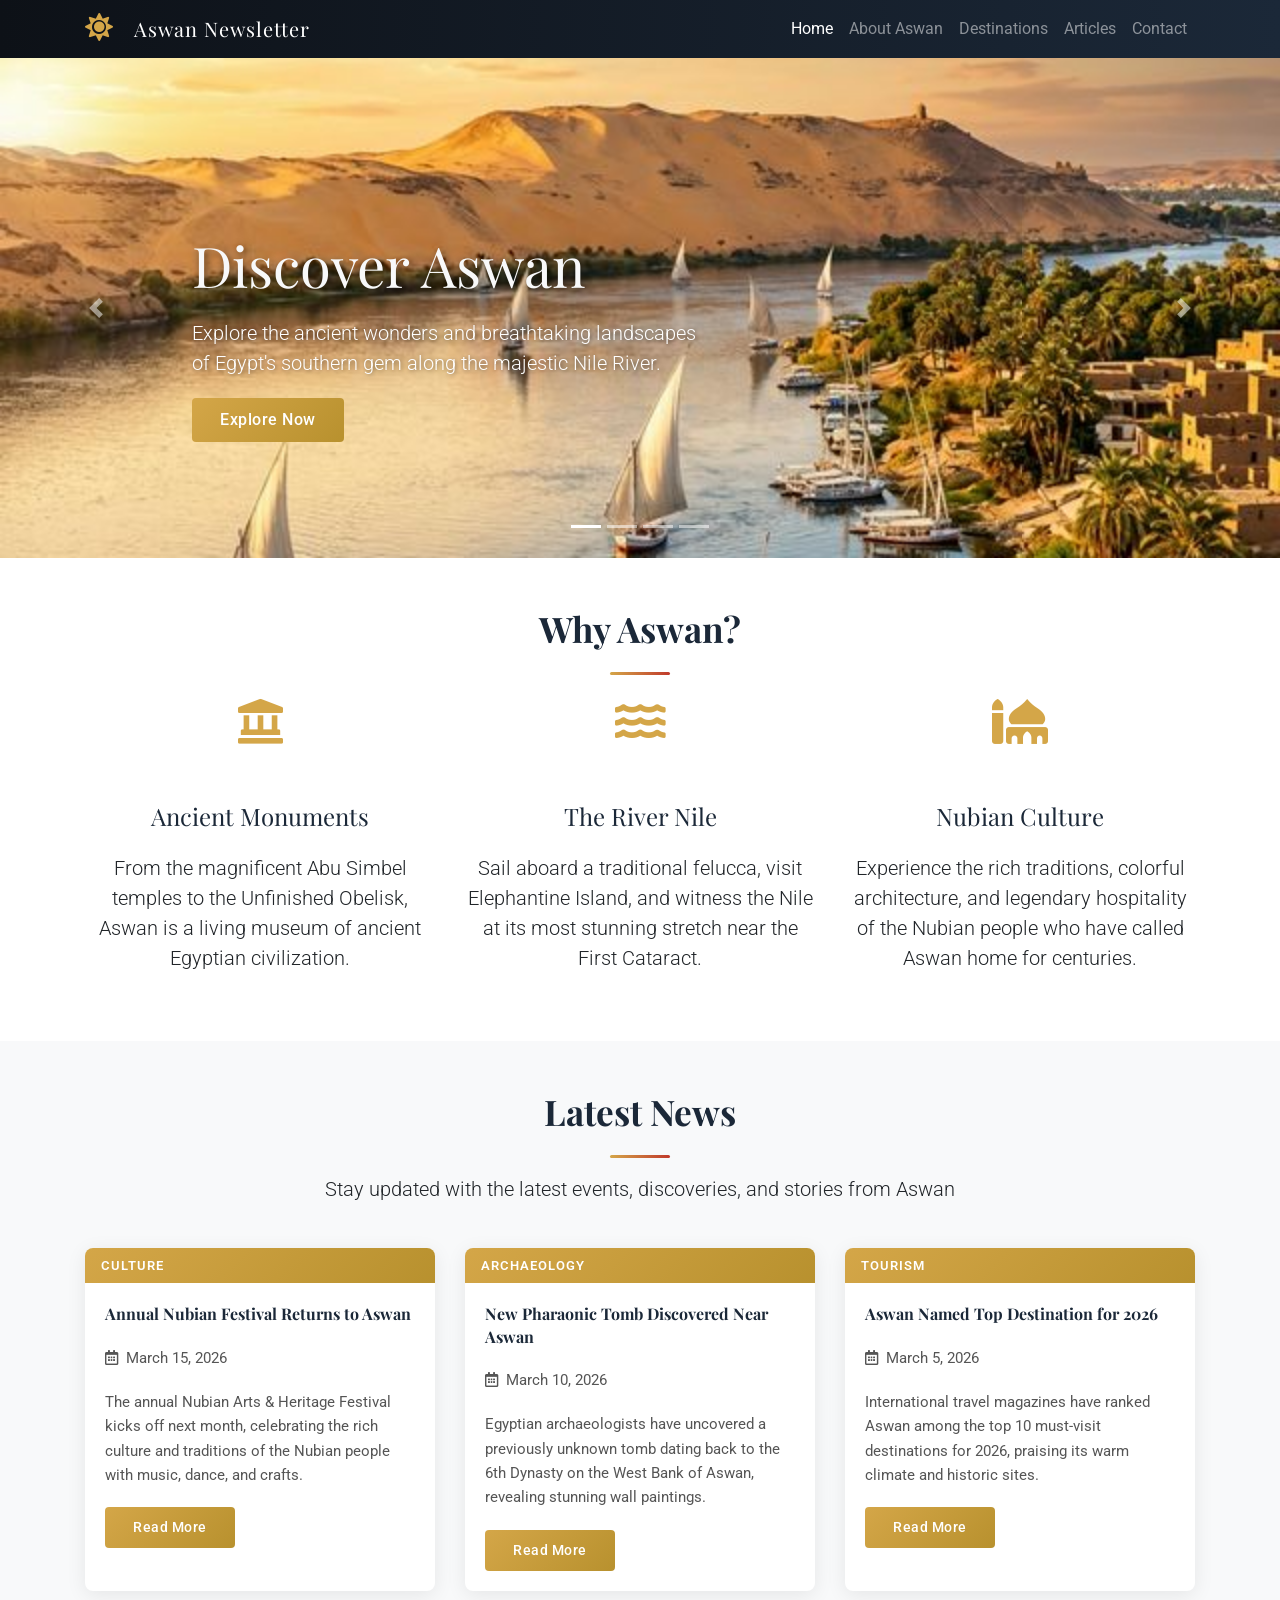
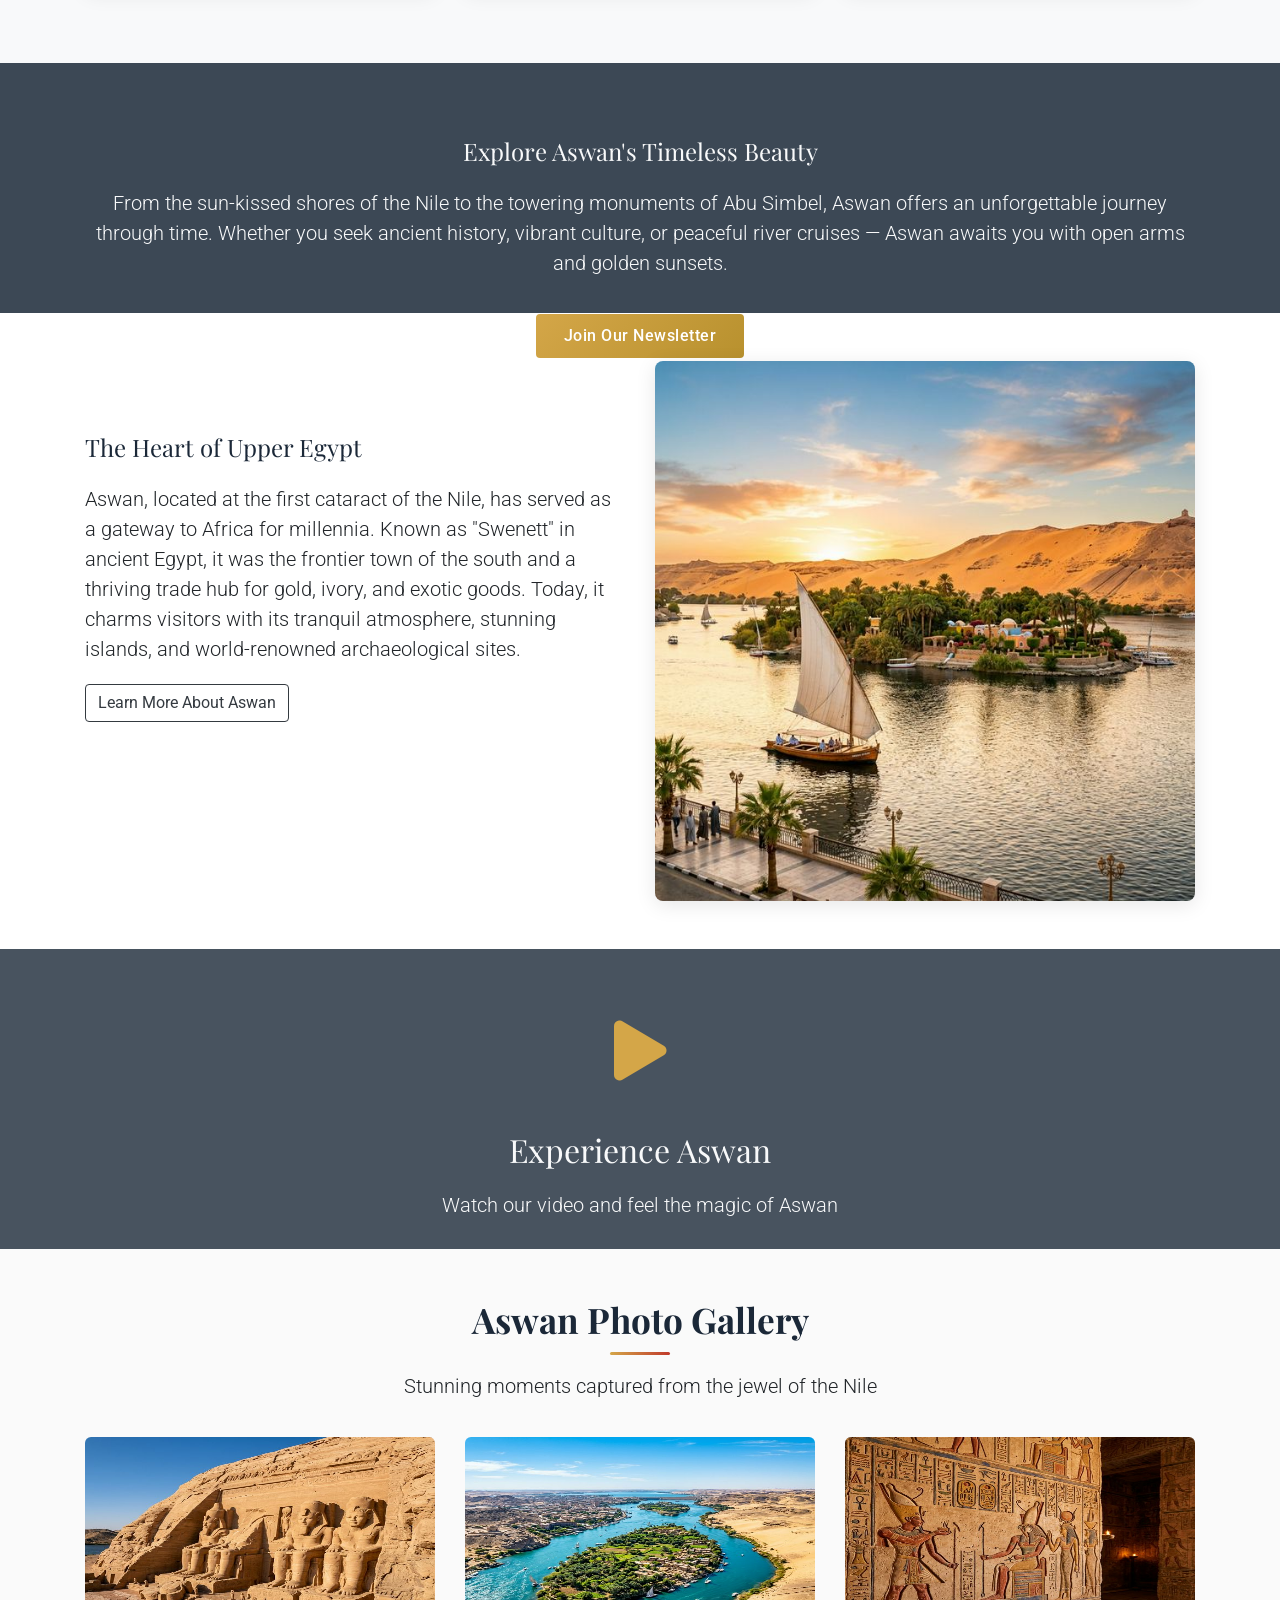
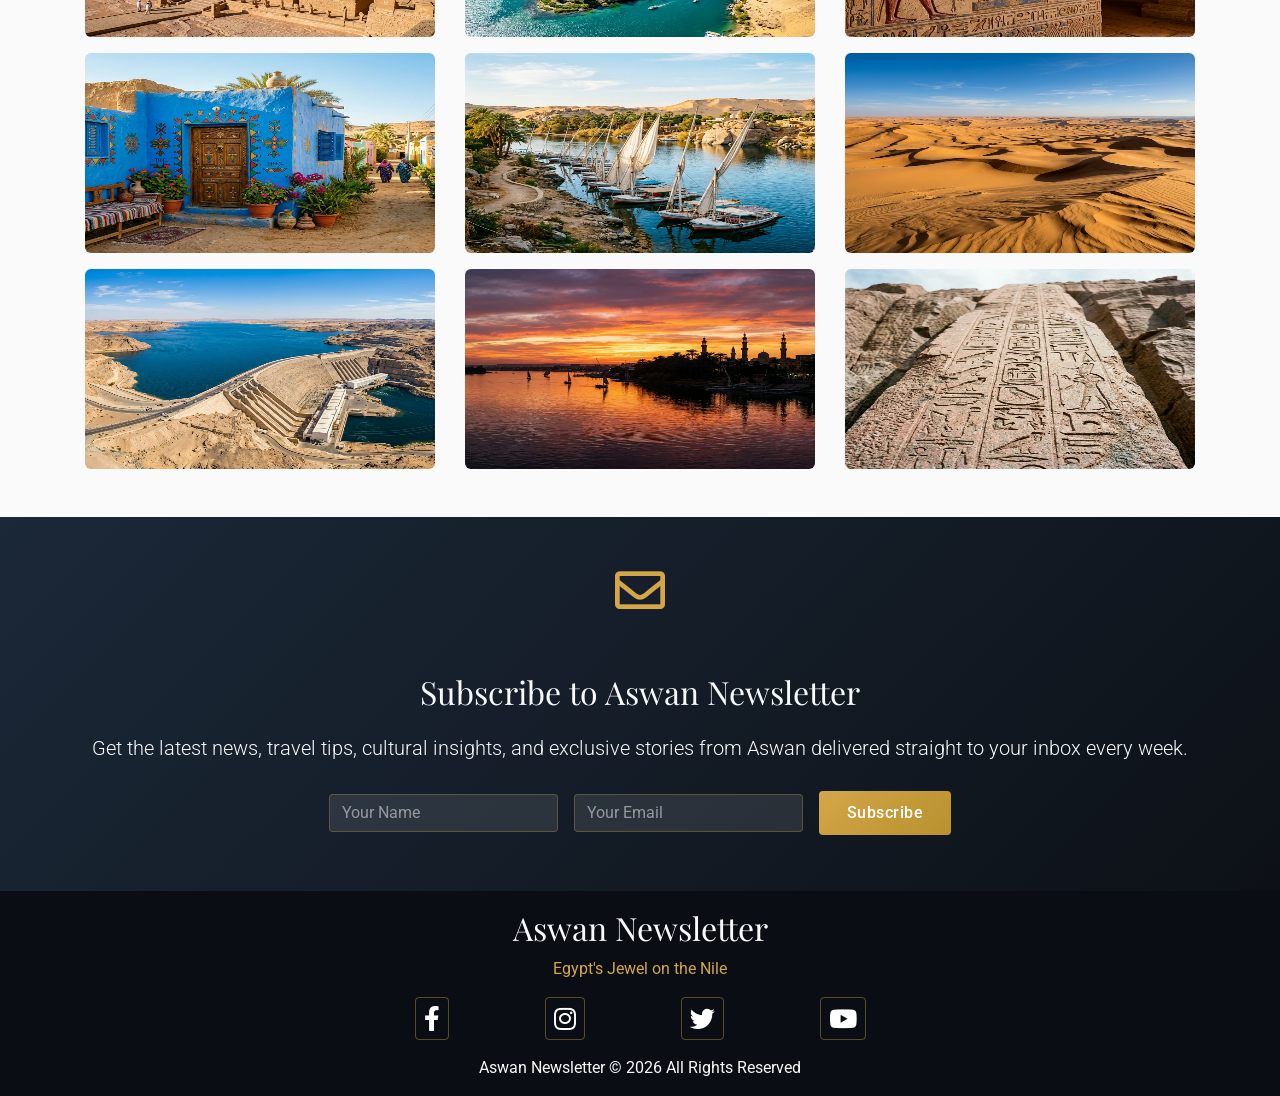
<file: index.html>
<!DOCTYPE html>
<html lang="en">
<head>
	
	<meta charset="utf-8">
	<meta name="viewport" content="width=device-width, initial-scale=1.0">
	<meta name="description" content="Aswan Newsletter - Discover the beauty, culture, history and latest news from Aswan, Egypt's jewel on the Nile.">
	<link rel="shortcut icon" type="image/x-icon" href="img/favicon.png">
	<link rel="stylesheet" type="text/css" href="css/bootstrap.min.css">
	<link rel="stylesheet" type="text/css" href="css/main.css">
	<link rel="stylesheet" type="text/css" href="css/uikit.min.css"> 
	<link rel="stylesheet" type="text/css" href="css/fontawesome/css/all.css">
	<link href="https://fonts.googleapis.com/css2?family=Playfair+Display:wght@400;700&family=Roboto:wght@300;400;500;700&display=swap" rel="stylesheet">
	<title>Aswan Newsletter - Discover Egypt's Jewel on the Nile</title>
</head>
<body>

	<!-- Navbar Section Start -->
	<nav class="navbar navbar-dark navbar-expand-lg" uk-sticky="top:100; animation: uk-animation-slide-top; bottom: #sticky-on-scroll-up">
		<div class="container">
			<a href="index.html" class="navbar-brand">
				<i class="fas fa-sun mr-2" style="color: #D4A648; font-size: 28px;"></i>
				<div class="ml-2 p-0 d-inline webT">Aswan Newsletter</div>
			</a>
			<button class="navbar-toggler navbar-toggler-right" data-toggle="collapse" data-target="#navBar">
				<span class="navbar-toggler-icon"></span>
			</button>
			<div class="collapse navbar-collapse" id="navBar">
				<ul class="navbar-nav  ml-auto ">

					<li class="nav-item active">
						<a class="nav-link " href="index.html">Home</a>
					</li>
					<li class="nav-item">
						<a class="nav-link" href="about.html">About Aswan</a>
					</li>
					<li class="nav-item">
						<a class="nav-link" href="services.html">Destinations</a>
					</li>
					<li class="nav-item">
						<a class="nav-link" href="blog.html">Articles</a>
					</li>
					<li class="nav-item">
						<a class="nav-link" href="contact.html">Contact</a>
					</li>
				</ul>
			</div>
		</div>
	</nav>
	<!-- Nav Section End -->

	<!-- Slider Section Start -->
	<section id="slider" class="bg-dark"> 
		<div id="myCarousel" class="carousel slide" data-ride="carousel">
			<ol class="carousel-indicators">
				<li class="active" data-slide-to="0" data-target="#myCarousel"></li>
				<li data-target="#myCarousel" data-slide-to="1"></li>
				<li data-target="#myCarousel" data-slide-to="2"></li>
				<li data-target="#myCarousel" data-slide-to="3"></li>
			</ol>
			<div class="carousel-inner" role="listbox">
				<div class="carousel-item crs-img-1 active">
					<div class="container">
						<div class="carousel-caption pb-5 mb-5 text-left">
							<h2 class="display-4 text-light">Discover Aswan</h2>
							<p class="lead">
								Explore the ancient wonders and breathtaking landscapes<br>of Egypt's southern gem along the majestic Nile River.
							</p>
							<a href="#latest-news" class="btn btn-aswan">Explore Now</a>
						</div>
					</div>
				</div>
				<div class="carousel-item crs-img-2">
					<div class="container">
						<div class="carousel-caption mb-5 text-center">
							<h2 class="display-4 text-light">Philae Temple</h2>
							<p>
								Uncover the mysteries of the Temple of Isis, a UNESCO World Heritage Site rescued from the rising waters of the Nile.
							</p>
							<a href="#latest-news" class="btn btn-aswan-outline">Read More</a>
						</div>
					</div>
				</div>
				<div class="carousel-item crs-img-3">
					<div class="container">
						<div class="carousel-caption pb-5 mb-5 text-right">
							<h2 class="display-4 text-light">Nubian Heritage</h2>
							<p>
								Immerse yourself in the vibrant colors and warm hospitality<br>of Aswan's legendary Nubian villages.
							</p>
							<a href="#latest-news" class="btn btn-aswan">Discover More</a>
						</div>
					</div>
				</div>
				<div class="carousel-item crs-img-4">
					<div class="container">
						<div class="carousel-caption pb-5 mb-5 text-left">
							<h2 class="display-4 text-light">Nile Sunsets</h2>
							<p>
								Experience the golden sunsets over the Nile — a timeless<br>spectacle that has inspired travelers for millennia.
							</p>
							<a href="#subscribe" class="btn btn-aswan-outline">Subscribe Now</a>
						</div>
					</div>
				</div>
			</div>
			<a href="#myCarousel" class="carousel-control-prev" data-slide="prev">
				<span class="carousel-control-prev-icon"></span>
			</a>
			<a href="#myCarousel" class="carousel-control-next" data-slide="next">
				<span class="carousel-control-next-icon"></span>
			</a>
		</div>		
	</section>
	<!-- Slider Section End -->

	<!-- Showcase Section Start -->
	<section id="showcase">
		<div class="container">
			<div class="row py-5 text-center">
				<div class="col-12 mb-4">
					<h2 class="section-title">Why Aswan?</h2>
					<div class="title-underline"></div>
				</div>
				<div class="col-lg-4 col-md-4">
					<i class="fas fa-landmark mb-3"></i>
					<h3>Ancient Monuments</h3>
					<p class="lead mt-2">From the magnificent Abu Simbel temples to the Unfinished Obelisk, Aswan is a living museum of ancient Egyptian civilization.</p>
				</div>
				<div class="col-lg-4 col-md-4">
					<i class="fas fa-water mb-3"></i>
					<h3>The River Nile</h3>
					<p class="lead mt-2">Sail aboard a traditional felucca, visit Elephantine Island, and witness the Nile at its most stunning stretch near the First Cataract.</p>
				</div>
				<div class="col-lg-4 col-md-4">
					<i class="fas fa-mosque mb-3"></i>
					<h3>Nubian Culture</h3>
					<p class="lead mt-2">Experience the rich traditions, colorful architecture, and legendary hospitality of the Nubian people who have called Aswan home for centuries.</p>
				</div>
			</div>
		</div>
	</section>
	<!-- Showcase Section End -->

	<!-- Latest News Section Start -->
	<section id="latest-news" class="py-5 bg-light">
		<div class="container">
			<div class="row text-center mb-4">
				<div class="col">
					<h2 class="section-title">Latest News</h2>
					<div class="title-underline"></div>
					<p class="lead mt-3">Stay updated with the latest events, discoveries, and stories from Aswan</p>
				</div>
			</div>
			<div class="row">
				<div class="col-lg-4 col-md-6 mb-4">
					<div class="news-card">
						<div class="news-card-badge">Culture</div>
						<div class="news-card-body">
							<h5>Annual Nubian Festival Returns to Aswan</h5>
							<p class="news-date"><i class="far fa-calendar-alt mr-2"></i>March 15, 2026</p>
							<p>The annual Nubian Arts & Heritage Festival kicks off next month, celebrating the rich culture and traditions of the Nubian people with music, dance, and crafts.</p>
							<a href="#" class="btn btn-sm btn-aswan">Read More</a>
						</div>
					</div>
				</div>
				<div class="col-lg-4 col-md-6 mb-4">
					<div class="news-card">
						<div class="news-card-badge">Archaeology</div>
						<div class="news-card-body">
							<h5>New Pharaonic Tomb Discovered Near Aswan</h5>
							<p class="news-date"><i class="far fa-calendar-alt mr-2"></i>March 10, 2026</p>
							<p>Egyptian archaeologists have uncovered a previously unknown tomb dating back to the 6th Dynasty on the West Bank of Aswan, revealing stunning wall paintings.</p>
							<a href="#" class="btn btn-sm btn-aswan">Read More</a>
						</div>
					</div>
				</div>
				<div class="col-lg-4 col-md-6 mb-4">
					<div class="news-card">
						<div class="news-card-badge">Tourism</div>
						<div class="news-card-body">
							<h5>Aswan Named Top Destination for 2026</h5>
							<p class="news-date"><i class="far fa-calendar-alt mr-2"></i>March 5, 2026</p>
							<p>International travel magazines have ranked Aswan among the top 10 must-visit destinations for 2026, praising its warm climate and historic sites.</p>
							<a href="#" class="btn btn-sm btn-aswan">Read More</a>
						</div>
					</div>
				</div>
			</div>
		</div>
	</section>
	<!-- Latest News Section End -->

	<!-- Get Started Section Start -->
	<section id="get-started" class="text-center py-5 text-light">
		<div class="inner-overlay">
			<div class="container">
				<div class="row">
					<div class="col mt-5 pt-4 gC">
						<h3 class="text-light">Explore Aswan's Timeless Beauty</h3>
						<p class="lead">
							From the sun-kissed shores of the Nile to the towering monuments of Abu Simbel, Aswan offers an unforgettable journey through time. Whether you seek ancient history, vibrant culture, or peaceful river cruises — Aswan awaits you with open arms and golden sunsets.
						</p>
						<a href="#subscribe" class="btn btn-aswan mt-3">Join Our Newsletter</a>
					</div>
				</div>
			</div>
		</div>
	</section>
	<!-- Get Started Section End -->

	<!-- Info Section Start -->
	<section id="info" class="py-5">
		<div class="container">
			<div class="row">
				<div class="col-lg-6 col-md-6 col-sm-6 justify-content-center text-left infoS">
					<h3>The Heart of Upper Egypt</h3>
					<p class="lead">
						Aswan, located at the first cataract of the Nile, has served as a gateway to Africa for millennia. Known as "Swenett" in ancient Egypt, it was the frontier town of the south and a thriving trade hub for gold, ivory, and exotic goods. Today, it charms visitors with its tranquil atmosphere, stunning islands, and world-renowned archaeological sites.
					</p>
					<a href="about.html" class="btn btn-outline-dark">Learn More About Aswan</a>
				</div>
				<div class="col-lg-6 col-md-6 col-sm-6 align-self-center">
					<img src="img/info.jpg" class="img-fluid" alt="Aswan on the Nile">
				</div>
			</div>
		</div>
	</section>
	<!-- Info Section End -->

	<!-- Video Section Start -->
	<section id="video" class="text-center text-light">
		<div class="video-overlay">
			<div class="container">
				<div class="row">
					<div class="col mt-5 pt-4">
						<div uk-lightbox>
							<a href="https://youtu.be/uVqv7vIKOwM">
								<i class="fas fa-play"></i>
							</a>
						</div>
						<h2 class=" mt-5 text-light">Experience Aswan</h2>
						<p class="lead">Watch our video and feel the magic of Aswan</p>
					</div>
				</div>
			</div>
		</div>
	</section>
	<!-- Video Section End -->

	<!-- Gallery Section Start -->
	<section id="gallery" class="py-5" uk-lightbox>
		<div class="container">
			<div class="row text-center">
				<div class="col">
					<h2 class="section-title mb-0">Aswan Photo Gallery</h2>
					<div class="title-underline"></div>
					<p class="lead mt-3">Stunning moments captured from the jewel of the Nile</p>
				</div>
			</div>
			<div class="row mt-3">
				<div class="col-lg-4 col-md-4 col-sm-4">
					<a href="img/gallery1.jpg">
						<img src="img/gallery1.jpg" class="img-fluid" alt="Aswan Scenery">
					</a>
				</div>
				<div class="col-lg-4 col-md-4 col-sm-4">
					<a href="img/gallery2.jpg">
						<img src="img/gallery2.jpg" class="img-fluid" alt="Nile River View">
					</a>
				</div>
				<div class="col-lg-4 col-md-4 col-sm-4">
					<a href="img/gallery3.jpg">
						<img src="img/gallery3.jpg" class="img-fluid" alt="Temple Ruins">
					</a>
				</div>
			</div>
			<div class="row mt-3">
				<div class="col-lg-4 col-md-4 col-sm-4">
					<a href="img/gallery4.jpg">
						<img src="img/gallery4.jpg" class="img-fluid" alt="Nubian Village">
					</a>
				</div>
				<div class="col-lg-4 col-md-4 col-sm-4">
					<a href="img/gallery5.jpg">
						<img src="img/gallery5.jpg" class="img-fluid" alt="Felucca Boats">
					</a>
				</div>
				<div class="col-lg-4 col-md-4 col-sm-4">
					<a href="img/gallery6.jpg">
						<img src="img/gallery6.jpg" class="img-fluid" alt="Aswan Desert">
					</a>
				</div>
			</div>
			<div class="row mt-3">
				<div class="col-lg-4 col-md-4 col-sm-4">
					<a href="img/gallery7.jpg">
						<img src="img/gallery7.jpg" class="img-fluid" alt="High Dam View">
					</a>
				</div>
				<div class="col-lg-4 col-md-4 col-sm-4">
					<a href="img/gallery8.jpg">
						<img src="img/gallery8.jpg" class="img-fluid" alt="Sunset on the Nile">
					</a>
				</div>
				<div class="col-lg-4 col-md-4 col-sm-4">
					<a href="img/gallery9.jpg">
						<img src="img/gallery9.jpg" class="img-fluid" alt="Ancient Inscriptions">
					</a>
				</div>
			</div>
		</div>
	</section>
	<!-- Gallery Section End -->

	<!-- Subscribe Section Start -->
	<section id="subscribe" class="text-center py-5 text-light">
		<div class="container">
			<div class="row">
				<div class="col">
					<i class="far fa-envelope subscribe-icon mb-3"></i>
					<h2 class="text-light">Subscribe to Aswan Newsletter</h2>
					<p class="lead">
						Get the latest news, travel tips, cultural insights, and exclusive stories from Aswan delivered straight to your inbox every week.
					</p>
					<form class="form-inline justify-content-center ">
						<input type="text" placeholder="Your Name" class="form-control m-2" id="subscribe-name">
						<input type="email" placeholder="Your Email" class="form-control m-2" id="subscribe-email">
						<input type="submit" value="Subscribe" class="btn btn-aswan m-2" id="subscribe-btn">
					</form>
				</div>
			</div>
		</div>
	</section>
	<!-- Subscribe Section End -->

	<!-- Footer Section Start -->
	<footer id="footer" class="py-3 text-center text-light">
		<div class="container">
			<div class="row">
				<div class="col">
					<h2 class="display-5 mb-0 text-light">Aswan Newsletter</h2>
					<p class="mt-2 mb-0" style="color: #D4A648;">Egypt's Jewel on the Nile</p>
					<div class="d-flex flex-row justify-content-center p-3">
						<div class="px-5">
							<a href="#">
								<i class="fab fa-facebook-f"></i>
							</a>
						</div>
						<div class="px-5">
							<a href="#">
								<i class="fab fa-instagram"></i>
							</a>
						</div>
						<div class="px-5">
							<a href="#">
								<i class="fab fa-twitter"></i>
							</a>
						</div>
						<div class="px-5">
							<a href="#">
								<i class="fab fa-youtube"></i>
							</a>
						</div>
					</div>
				</div>
			</div>
			<div class="row">
				<div class="col">
					Aswan Newsletter © 2026 All Rights Reserved
				</div>
			</div>
		</div>
	</footer>

	<script type="text/javascript" src="js/jquery-slim.min.js"></script>
	<script type="text/javascript" src="js/popper.min.js"></script>
	<script type="text/javascript" src="js/bootstrap.min.js"></script>
	<script type="text/javascript" src="js/uikit.min.js"></script>
	<script type="text/javascript" src="js/uikit-icons.min.js"></script>

	<!-- Toast Notification Styles -->
	<style>
		.toast-container { position: fixed; top: 20px; right: 20px; z-index: 9999; }
		.toast-msg { padding: 15px 25px; border-radius: 8px; color: #fff; margin-bottom: 10px; font-weight: 500; animation: slideIn 0.3s ease; box-shadow: 0 4px 15px rgba(0,0,0,0.2); max-width: 400px; }
		.toast-success { background: linear-gradient(135deg, #27AE60, #1e8449); }
		.toast-error { background: linear-gradient(135deg, #C0392B, #96281B); }
		@keyframes slideIn { from { transform: translateX(100%); opacity: 0; } to { transform: translateX(0); opacity: 1; } }
	</style>
	<div class="toast-container" id="toast-container"></div>

	<!-- Subscribe Form AJAX -->
	<script>
		function showToast(message, type) {
			var container = document.getElementById('toast-container');
			var toast = document.createElement('div');
			toast.className = 'toast-msg toast-' + type;
			toast.textContent = message;
			container.appendChild(toast);
			setTimeout(function() { toast.remove(); }, 4000);
		}

		var subscribeForm = document.querySelector('#subscribe form');
		if (subscribeForm) {
			subscribeForm.addEventListener('submit', function(e) {
				e.preventDefault();

				var name = document.getElementById('subscribe-name').value.trim();
				var email = document.getElementById('subscribe-email').value.trim();

				if (!name || !email) {
					showToast('Please fill in both name and email.', 'error');
					return;
				}

				var btn = document.getElementById('subscribe-btn');
				btn.disabled = true;
				btn.value = 'Subscribing...';

				fetch('http://3.74.147.236/api/subscribe.php', {
					method: 'POST',
					headers: { 'Content-Type': 'application/json' },
					body: JSON.stringify({ name: name, email: email })
				})
				.then(function(r) { return r.json(); })
				.then(function(data) {
					if (data.success) {
						showToast(data.message, 'success');
						subscribeForm.reset();
					} else {
						showToast(data.message, 'error');
					}
				})
				.catch(function() {
					showToast('Connection error. Please try again.', 'error');
				})
				.finally(function() {
					btn.disabled = false;
					btn.value = 'Subscribe';
				});
			});
		}
	</script>
</body>
</html>
</file>
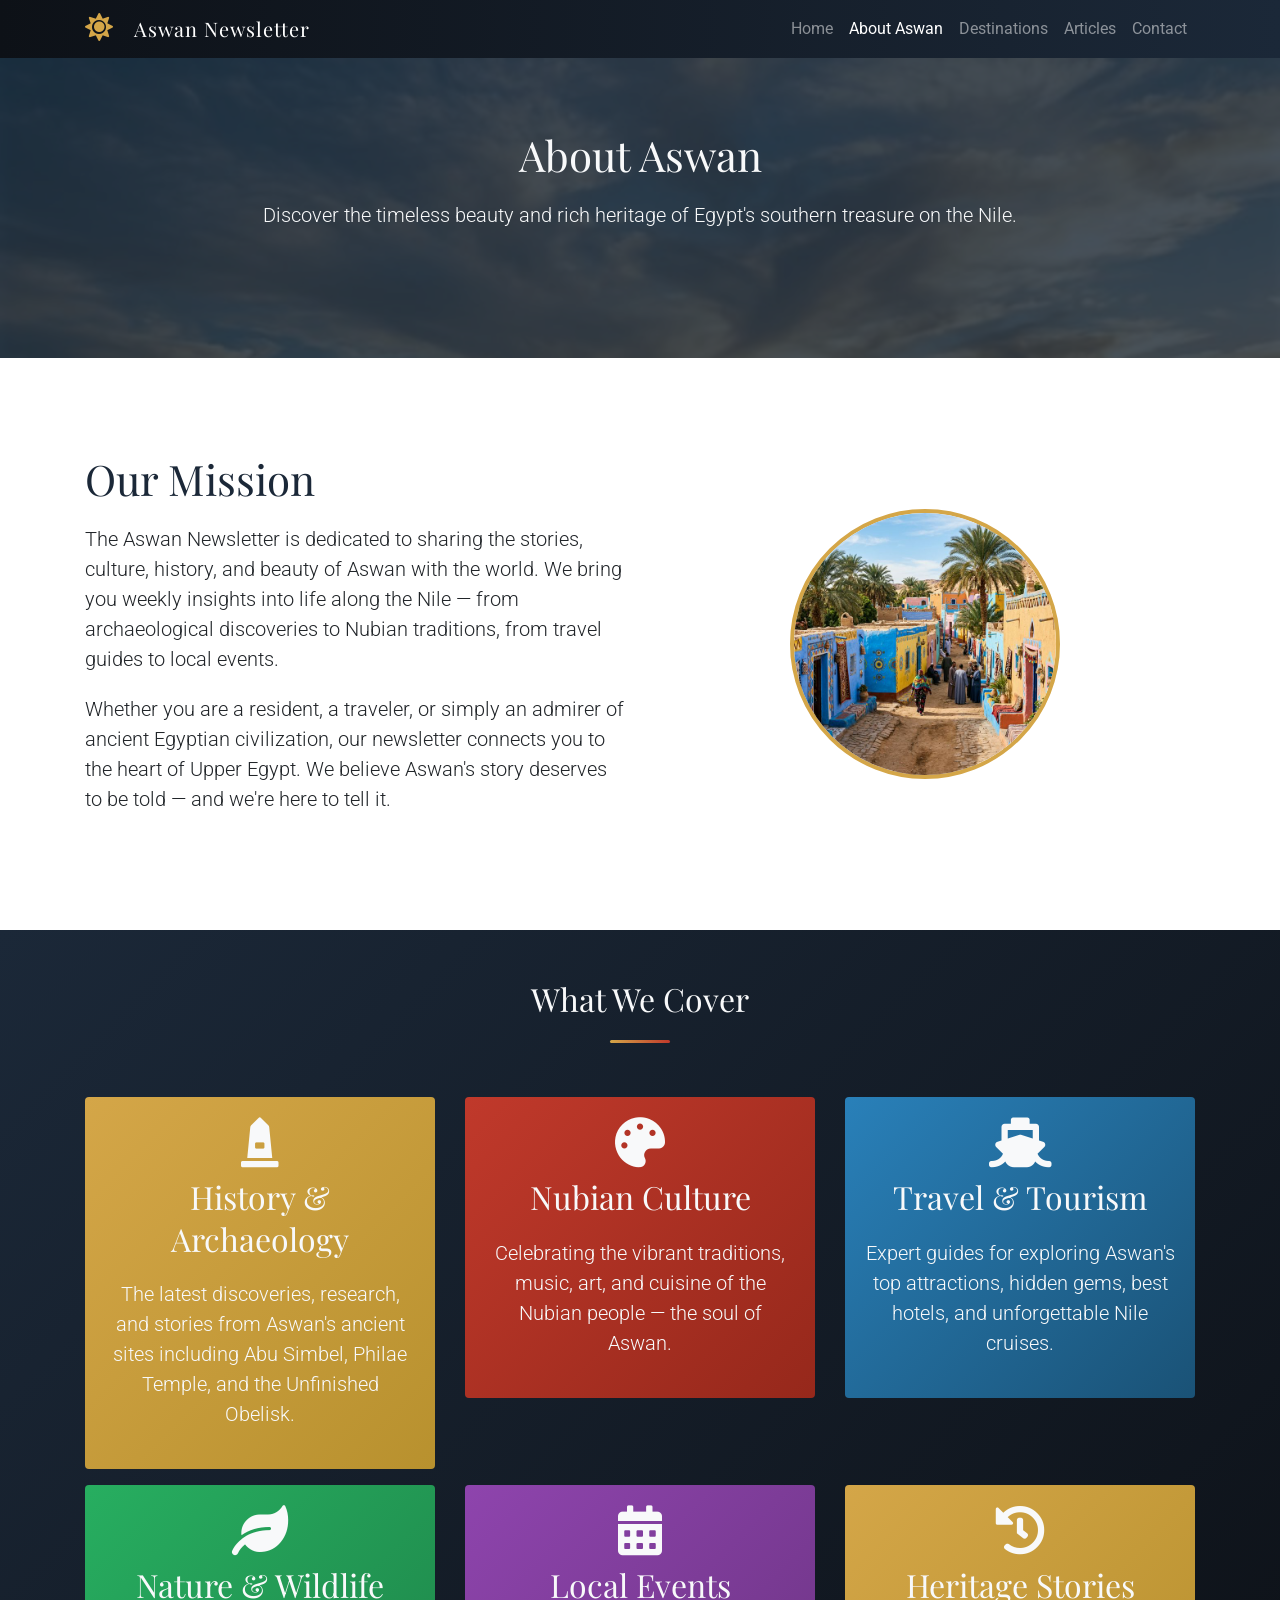
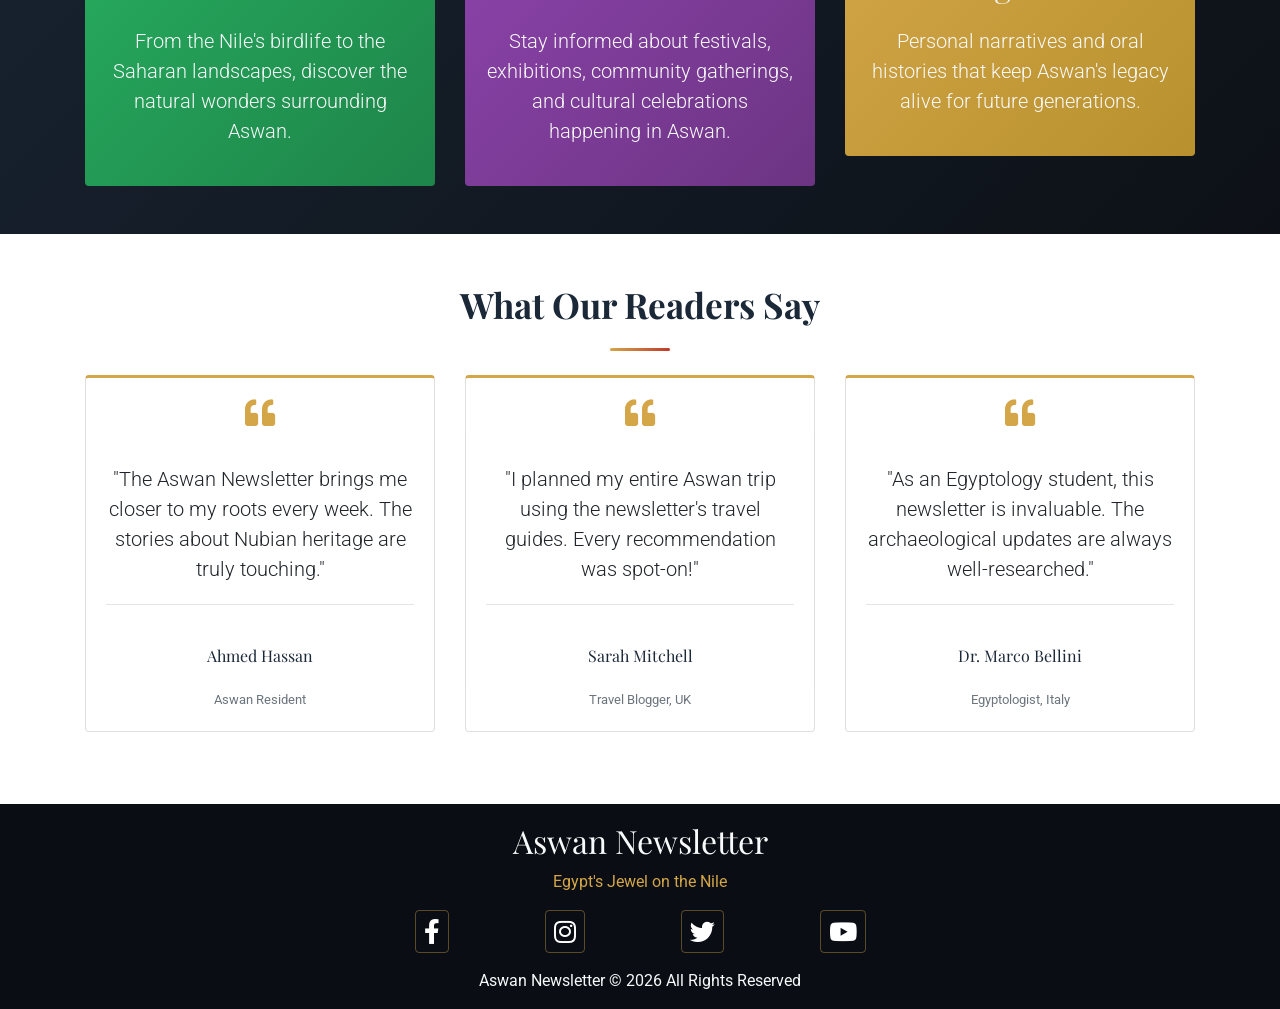
<file: about.html>
<!DOCTYPE html>
<html lang="en">
<head>
	<title>About Aswan - Aswan Newsletter</title>
	<meta charset="utf-8">
	<meta name="viewport" content="width=device-width, initial-scale=1.0">
	<meta name="description" content="Learn about Aswan, Egypt's southern jewel on the Nile. Discover its rich history, Nubian heritage, and ancient monuments.">
	<link rel="shortcut icon" type="image/x-icon" href="img/favicon.png">
	<link rel="stylesheet" type="text/css" href="css/bootstrap.min.css">
	<link rel="stylesheet" type="text/css" href="css/main.css">
	<link rel="stylesheet" type="text/css" href="css/uikit.min.css"> 
	<link rel="stylesheet" type="text/css" href="css/fontawesome/css/all.css">
	<link href="https://fonts.googleapis.com/css2?family=Playfair+Display:wght@400;700&family=Roboto:wght@300;400;500;700&display=swap" rel="stylesheet">

</head>
<body>

	<!-- Navbar Section Start -->
	<nav class="navbar navbar-dark navbar-expand-lg" uk-sticky="top:100; animation: uk-animation-slide-top; bottom: #sticky-on-scroll-up">
		<div class="container">
			<a href="index.html" class="navbar-brand">
				<i class="fas fa-sun mr-2" style="color: #D4A648; font-size: 28px;"></i>
				<div class="ml-2 p-0 d-inline webT">Aswan Newsletter</div>
			</a>
			<button class="navbar-toggler navbar-toggler-right" data-toggle="collapse" data-target="#navBar">
				<span class="navbar-toggler-icon"></span>
			</button>
			<div class="collapse navbar-collapse" id="navBar">
				<ul class="navbar-nav  ml-auto ">

					<li class="nav-item">
						<a class="nav-link " href="index.html">Home</a>
					</li>
					<li class="nav-item active">
						<a class="nav-link" href="about.html">About Aswan</a>
					</li>
					<li class="nav-item">
						<a class="nav-link" href="services.html">Destinations</a>
					</li>
					<li class="nav-item">
						<a class="nav-link" href="blog.html">Articles</a>
					</li>
					<li class="nav-item">
						<a class="nav-link" href="contact.html">Contact</a>
					</li>
				</ul>
			</div>
		</div>
	</nav>
	<!-- Nav Section End -->

	
	<!-- About Section Start -->
	<section id="about" class="text-center py-5 text-light">
		<div class="inner-overlay">
			<div class="container">
				<div class="row">
					<div class="col mt-5 pt-4">
						<h1 class="text-light" style="font-family: 'Playfair Display', serif;">About Aswan</h1>
						<p class="lead">
							Discover the timeless beauty and rich heritage of Egypt's southern treasure on the Nile.
						</p>
					</div>
				</div>
			</div>
		</div>
	</section>
	<!-- About Section End -->

	<!-- Info Section Start -->
	<section id="about-info" class="py-5 my-5">
		<div class="container">
			<div class="row">
				<div class="col-lg-6 col-md-6  align-self-center">
					<h1 style="font-family: 'Playfair Display', serif; color: #1B2838;">Our Mission</h1>
					<p class="lead">
						The Aswan Newsletter is dedicated to sharing the stories, culture, history, and beauty of Aswan with the world. We bring you weekly insights into life along the Nile — from archaeological discoveries to Nubian traditions, from travel guides to local events.
					</p>
					<p class="lead">
						Whether you are a resident, a traveler, or simply an admirer of ancient Egyptian civilization, our newsletter connects you to the heart of Upper Egypt. We believe Aswan's story deserves to be told — and we're here to tell it.
					</p>
				</div>
				<div class="col-lg-6 col-md-6 align-self-center text-center">
					<img src="img/about/info.jpg" 
					class="img-fluid w-50 h-70 rounded-circle" alt="Aswan View" style="border: 4px solid #D4A648;">
				</div>
			</div>
		</div>
	</section>
	<!-- About Info Section End -->

	<!-- About Services Section Start -->
	<section id="about-services" class="py-5 text-light text-center" style="background: linear-gradient(135deg, #1B2838, #0d1117);">
	<div class="container">
		<div class="row mb-4">
			<div class="col">
				<h2 class="text-light" style="font-family: 'Playfair Display', serif;">What We Cover</h2>
				<div class="title-underline" style="margin-bottom: 30px;"></div>
			</div>
		</div>
		<div class="row">
			<div class="col-lg-4 col-md-4">
				<div class="card" style="background: linear-gradient(135deg, #D4A648, #b8912e); border: none;">
					<div class="card-body">
						<i class="fas fa-monument" style="font-size: 50px;"></i>
						<h2 class="text-light m-0 mt-2" style="font-family: 'Playfair Display', serif;">History & Archaeology</h2>
						<p class="lead">The latest discoveries, research, and stories from Aswan's ancient sites including Abu Simbel, Philae Temple, and the Unfinished Obelisk.</p>
					</div>
				</div>
			</div>
			<div class="col-lg-4 col-md-4">
				<div class="card" style="background: linear-gradient(135deg, #C0392B, #96281B); border: none;">
					<div class="card-body">
						<i class="fas fa-palette" style="font-size: 50px;"></i>
						<h2 class="text-light m-0 mt-2" style="font-family: 'Playfair Display', serif;">Nubian Culture</h2>
						<p class="lead">Celebrating the vibrant traditions, music, art, and cuisine of the Nubian people — the soul of Aswan.</p>
					</div>
				</div>
			</div>
			<div class="col-lg-4 col-md-4">
				<div class="card" style="background: linear-gradient(135deg, #2980B9, #1a5276); border: none;">
					<div class="card-body">
						<i class="fas fa-ship" style="font-size: 50px;"></i>
						<h2 class="text-light m-0 mt-2" style="font-family: 'Playfair Display', serif;">Travel & Tourism</h2>
						<p class="lead">Expert guides for exploring Aswan's top attractions, hidden gems, best hotels, and unforgettable Nile cruises.</p>
					</div>
				</div>
			</div>
		</div>
		<div class="row mt-3">
			<div class="col-lg-4 col-md-4">
				<div class="card" style="background: linear-gradient(135deg, #27AE60, #1e8449); border: none;">
					<div class="card-body">
						<i class="fas fa-leaf" style="font-size: 50px;"></i>
						<h2 class="text-light m-0 mt-2" style="font-family: 'Playfair Display', serif;">Nature & Wildlife</h2>
						<p class="lead">From the Nile's birdlife to the Saharan landscapes, discover the natural wonders surrounding Aswan.</p>
					</div>
				</div>
			</div>
			<div class="col-lg-4 col-md-4">
				<div class="card" style="background: linear-gradient(135deg, #8E44AD, #6C3483); border: none;">
					<div class="card-body">
						<i class="fas fa-calendar-alt" style="font-size: 50px;"></i>
						<h2 class="text-light m-0 mt-2" style="font-family: 'Playfair Display', serif;">Local Events</h2>
						<p class="lead">Stay informed about festivals, exhibitions, community gatherings, and cultural celebrations happening in Aswan.</p>
					</div>
				</div>
			</div>
			<div class="col-lg-4 col-md-4">
				<div class="card" style="background: linear-gradient(135deg, #D4A648, #b8912e); border: none;">
					<div class="card-body">
						<i class="fas fa-history" style="font-size: 50px;"></i>
						<h2 class="text-light m-0 mt-2" style="font-family: 'Playfair Display', serif;">Heritage Stories</h2>
						<p class="lead">Personal narratives and oral histories that keep Aswan's legacy alive for future generations.</p>
					</div>
				</div>
			</div>
		</div>
	</div>
</section>
<!-- About Services Section End-->

<!-- About Testimonial Section Start -->
<section id="about-testimonial" class="py-5">
	<div class="container">
		<div class="row text-center mb-4">
			<div class="col">
				<h2 class="section-title">What Our Readers Say</h2>
				<div class="title-underline"></div>
			</div>
		</div>
		<div class="row">
			<div class="col-lg-4 col-md-6 mb-4">
				<div class="card h-100" style="border-top: 3px solid #D4A648;">
					<div class="card-body text-center">
						<i class="fas fa-quote-left mb-3" style="font-size: 30px; color: #D4A648;"></i>
						<p class="lead">"The Aswan Newsletter brings me closer to my roots every week. The stories about Nubian heritage are truly touching."</p>
						<hr>
						<h5 style="font-family: 'Playfair Display', serif; color: #1B2838;">Ahmed Hassan</h5>
						<small class="text-muted">Aswan Resident</small>
					</div>
				</div>
			</div>
			<div class="col-lg-4 col-md-6 mb-4">
				<div class="card h-100" style="border-top: 3px solid #D4A648;">
					<div class="card-body text-center">
						<i class="fas fa-quote-left mb-3" style="font-size: 30px; color: #D4A648;"></i>
						<p class="lead">"I planned my entire Aswan trip using the newsletter's travel guides. Every recommendation was spot-on!"</p>
						<hr>
						<h5 style="font-family: 'Playfair Display', serif; color: #1B2838;">Sarah Mitchell</h5>
						<small class="text-muted">Travel Blogger, UK</small>
					</div>
				</div>
			</div>
			<div class="col-lg-4 col-md-6 mb-4">
				<div class="card h-100" style="border-top: 3px solid #D4A648;">
					<div class="card-body text-center">
						<i class="fas fa-quote-left mb-3" style="font-size: 30px; color: #D4A648;"></i>
						<p class="lead">"As an Egyptology student, this newsletter is invaluable. The archaeological updates are always well-researched."</p>
						<hr>
						<h5 style="font-family: 'Playfair Display', serif; color: #1B2838;">Dr. Marco Bellini</h5>
						<small class="text-muted">Egyptologist, Italy</small>
					</div>
				</div>
			</div>
		</div>
	</div>
</section>
<!-- About Testimonial Section End -->

<!-- Footer Section Start -->
<footer id="footer" class="py-3 text-center text-light">
	<div class="container">
		<div class="row">
			<div class="col">
				<h2 class="display-5 mb-0 text-light" style="font-family: 'Playfair Display', serif;">Aswan Newsletter</h2>
				<p class="mt-2 mb-0" style="color: #D4A648;">Egypt's Jewel on the Nile</p>
				<div class="d-flex flex-row justify-content-center p-3">
					<div class="px-5">
						<a href="#">
							<i class="fab fa-facebook-f"></i>
						</a>
					</div>
					<div class="px-5">
						<a href="#">
							<i class="fab fa-instagram"></i>
						</a>
					</div>
					<div class="px-5">
						<a href="#">
							<i class="fab fa-twitter"></i>
						</a>
					</div>
					<div class="px-5">
						<a href="#">
							<i class="fab fa-youtube"></i>
						</a>
					</div>
				</div>
			</div>
		</div>
		<div class="row">
			<div class="col">
				Aswan Newsletter © 2026 All Rights Reserved
			</div>
		</div>
	</div>
</footer>

<script type="text/javascript" src="js/jquery-slim.min.js"></script>
<script type="text/javascript" src="js/popper.min.js"></script>
<script type="text/javascript" src="js/bootstrap.min.js"></script>
<script type="text/javascript" src="js/uikit.min.js"></script>
<script type="text/javascript" src="js/uikit-icons.min.js"></script>
</body>
</html>
</file>
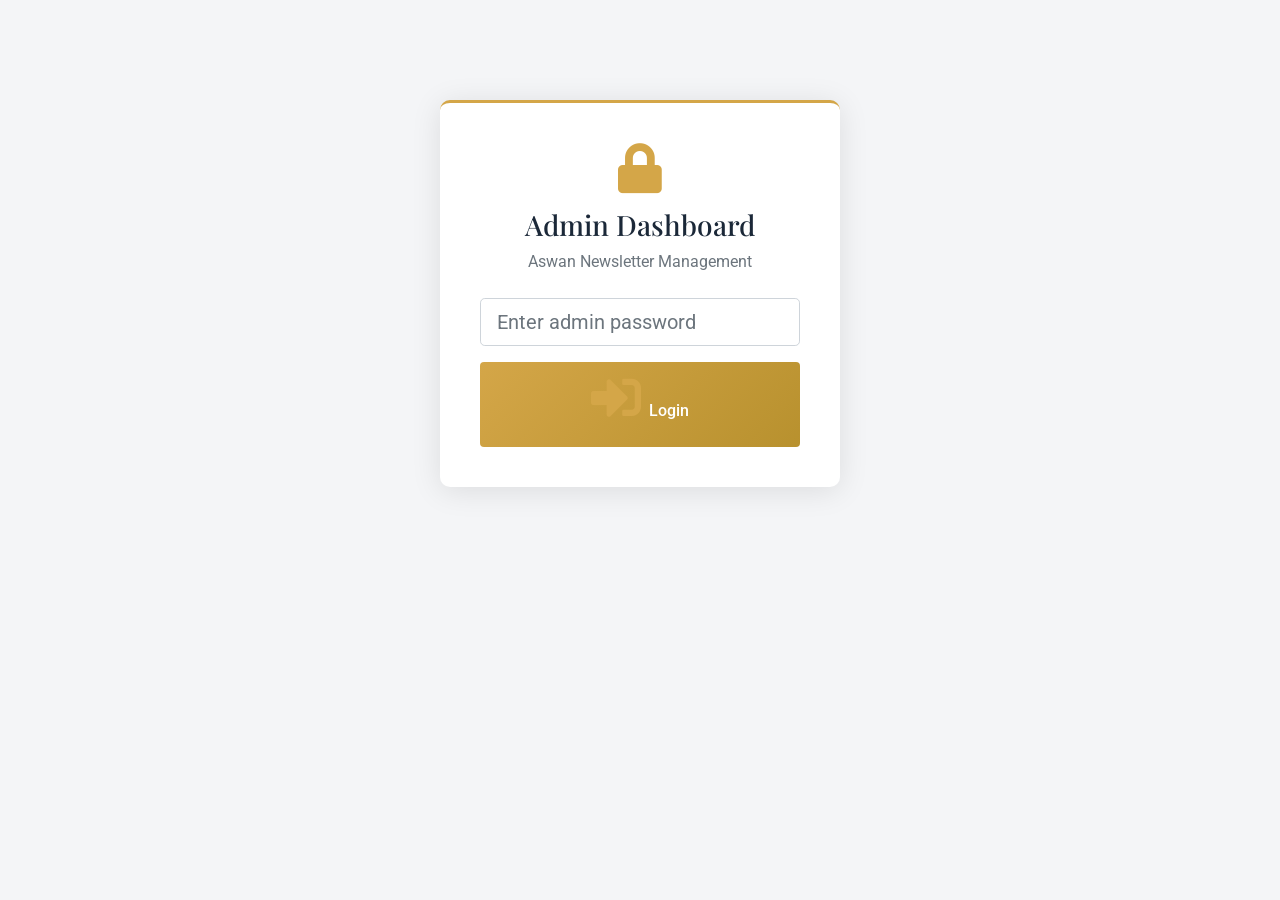
<file: admin.html>
<!DOCTYPE html>
<html lang="en">

<head>
	<title>Admin Dashboard - Aswan Newsletter</title>
	<meta charset="utf-8">
	<meta name="viewport" content="width=device-width, initial-scale=1.0">
	<link rel="shortcut icon" type="image/x-icon" href="img/favicon.png">
	<link rel="stylesheet" type="text/css" href="css/bootstrap.min.css">
	<link rel="stylesheet" type="text/css" href="css/fontawesome/css/all.css">
	<link
		href="https://fonts.googleapis.com/css2?family=Playfair+Display:wght@400;700&family=Roboto:wght@300;400;500;700&display=swap"
		rel="stylesheet">
	<style>
		body {
			font-family: 'Roboto', sans-serif;
			background: #f4f5f7;
		}

		.admin-header {
			background: linear-gradient(90deg, #0d1117, #1B2838);
			padding: 20px 0;
		}

		.admin-header h2 {
			font-family: 'Playfair Display', serif;
			color: #fff;
			margin: 0;
		}

		.admin-header span {
			color: #D4A648;
		}

		.stat-card {
			background: #fff;
			border-radius: 10px;
			padding: 25px;
			box-shadow: 0 2px 15px rgba(0, 0, 0, 0.08);
			border-top: 3px solid #D4A648;
			text-align: center;
			transition: transform 0.3s;
		}

		.stat-card:hover {
			transform: translateY(-3px);
		}

		.stat-card h3 {
			font-family: 'Playfair Display', serif;
			color: #1B2838;
			font-size: 2.5rem;
			margin: 10px 0 5px;
		}

		.stat-card p {
			color: #888;
			margin: 0;
			font-size: 0.95rem;
		}

		.stat-card i {
			font-size: 30px;
			color: #D4A648;
		}

		.section-card {
			background: #fff;
			border-radius: 10px;
			padding: 25px;
			box-shadow: 0 2px 15px rgba(0, 0, 0, 0.08);
			margin-bottom: 30px;
		}

		.section-card h4 {
			font-family: 'Playfair Display', serif;
			color: #1B2838;
			border-bottom: 2px solid #D4A648;
			padding-bottom: 10px;
		}

		.table th {
			background: #1B2838;
			color: #D4A648;
			font-weight: 500;
		}

		.btn-delete {
			background: #C0392B;
			color: #fff;
			border: none;
			padding: 5px 12px;
			border-radius: 4px;
			font-size: 0.85rem;
			cursor: pointer;
			transition: background 0.3s;
		}

		.btn-delete:hover {
			background: #96281B;
			color: #fff;
		}

		.login-container {
			max-width: 400px;
			margin: 100px auto;
		}

		.login-card {
			background: #fff;
			border-radius: 10px;
			padding: 40px;
			box-shadow: 0 4px 30px rgba(0, 0, 0, 0.1);
			border-top: 3px solid #D4A648;
			text-align: center;
		}

		.login-card h3 {
			font-family: 'Playfair Display', serif;
			color: #1B2838;
		}

		.login-card i {
			font-size: 50px;
			color: #D4A648;
			margin-bottom: 15px;
		}

		.btn-login {
			background: linear-gradient(135deg, #D4A648, #b8912e);
			color: #fff;
			border: none;
			padding: 10px 30px;
			border-radius: 4px;
			font-weight: 500;
			transition: all 0.3s;
		}

		.btn-login:hover {
			background: linear-gradient(135deg, #b8912e, #9a7a26);
			transform: translateY(-2px);
			color: #fff;
		}

		.toast-container {
			position: fixed;
			top: 20px;
			right: 20px;
			z-index: 9999;
		}

		.toast-msg {
			padding: 15px 25px;
			border-radius: 8px;
			color: #fff;
			margin-bottom: 10px;
			font-weight: 500;
			animation: slideIn 0.3s ease;
			box-shadow: 0 4px 15px rgba(0, 0, 0, 0.2);
		}

		.toast-success {
			background: linear-gradient(135deg, #27AE60, #1e8449);
		}

		.toast-error {
			background: linear-gradient(135deg, #C0392B, #96281B);
		}

		@keyframes slideIn {
			from {
				transform: translateX(100%);
				opacity: 0;
			}

			to {
				transform: translateX(0);
				opacity: 1;
			}
		}

		#admin-panel {
			display: none;
		}

		.badge-count {
			background: #D4A648;
			color: #fff;
			font-size: 0.8rem;
			padding: 3px 10px;
			border-radius: 12px;
		}

		.empty-state {
			text-align: center;
			padding: 40px;
			color: #999;
		}

		.empty-state i {
			font-size: 40px;
			margin-bottom: 10px;
		}

		.btn-refresh {
			background: #1B2838;
			color: #D4A648;
			border: none;
			padding: 6px 16px;
			border-radius: 4px;
			font-size: 0.85rem;
			cursor: pointer;
			transition: all 0.3s;
		}

		.btn-refresh:hover {
			background: #0d1117;
			color: #fff;
		}

		.btn-logout {
			background: transparent;
			border: 1px solid rgba(255, 255, 255, 0.3);
			color: #fff;
			padding: 6px 16px;
			border-radius: 4px;
			font-size: 0.85rem;
			cursor: pointer;
			transition: all 0.3s;
		}

		.btn-logout:hover {
			border-color: #C0392B;
			color: #C0392B;
		}
	</style>
</head>

<body>

	<div class="toast-container" id="toast-container"></div>

	<!-- Login Screen -->
	<div id="login-screen">
		<div class="login-container">
			<div class="login-card">
				<i class="fas fa-lock"></i>
				<h3>Admin Dashboard</h3>
				<p class="text-muted mb-4">Aswan Newsletter Management</p>
				<form id="login-form">
					<input type="password" id="admin-password" class="form-control form-control-lg mb-3"
						placeholder="Enter admin password" required>
					<button type="submit" class="btn btn-login btn-block">
						<i class="fas fa-sign-in-alt mr-2"></i>Login
					</button>
				</form>
			</div>
		</div>
	</div>

	<!-- Admin Panel -->
	<div id="admin-panel">
		<!-- Header -->
		<div class="admin-header">
			<div class="container d-flex justify-content-between align-items-center">
				<h2><i class="fas fa-sun mr-2" style="color: #D4A648;"></i> Aswan <span>Admin</span></h2>
				<div>
					<a href="index.html" class="btn-refresh mr-2"><i class="fas fa-home mr-1"></i> Site</a>
					<button class="btn-logout" onclick="logout()"><i class="fas fa-sign-out-alt mr-1"></i>
						Logout</button>
				</div>
			</div>
		</div>

		<div class="container mt-4">
			<!-- Stats Row -->
			<div class="row mb-4">
				<div class="col-md-4">
					<div class="stat-card">
						<i class="fas fa-users"></i>
						<h3 id="stat-subscribers">0</h3>
						<p>Total Subscribers</p>
					</div>
				</div>
				<div class="col-md-4">
					<div class="stat-card">
						<i class="fas fa-envelope-open-text"></i>
						<h3 id="stat-contacts">0</h3>
						<p>Contact Messages</p>
					</div>
				</div>
				<div class="col-md-4">
					<div class="stat-card">
						<i class="fas fa-chart-line"></i>
						<h3 id="stat-today">—</h3>
						<p>Today's Date</p>
					</div>
				</div>
			</div>

			<!-- Subscribers Table -->
			<div class="section-card">
				<div class="d-flex justify-content-between align-items-center mb-3">
					<h4 class="mb-0"><i class="fas fa-users mr-2"></i>Newsletter Subscribers <span class="badge-count"
							id="sub-count">0</span></h4>
					<button class="btn-refresh" onclick="loadData()"><i class="fas fa-sync-alt mr-1"></i>
						Refresh</button>
				</div>
				<div class="table-responsive">
					<table class="table table-hover" id="subscribers-table">
						<thead>
							<tr>
								<th>#</th>
								<th>Name</th>
								<th>Email</th>
								<th>Subscribed On</th>
								<th>Action</th>
							</tr>
						</thead>
						<tbody id="subscribers-body">
							<tr>
								<td colspan="5" class="empty-state"><i class="fas fa-inbox d-block"></i>No subscribers
									yet</td>
							</tr>
						</tbody>
					</table>
				</div>
			</div>

			<!-- Contacts Table -->
			<div class="section-card">
				<div class="d-flex justify-content-between align-items-center mb-3">
					<h4 class="mb-0"><i class="fas fa-envelope mr-2"></i>Contact Messages <span class="badge-count"
							id="con-count">0</span></h4>
				</div>
				<div class="table-responsive">
					<table class="table table-hover" id="contacts-table">
						<thead>
							<tr>
								<th>#</th>
								<th>Name</th>
								<th>Email</th>
								<th>Phone</th>
								<th>Subject</th>
								<th>Message</th>
								<th>Date</th>
								<th>Action</th>
							</tr>
						</thead>
						<tbody id="contacts-body">
							<tr>
								<td colspan="8" class="empty-state"><i class="fas fa-inbox d-block"></i>No messages yet
								</td>
							</tr>
						</tbody>
					</table>
				</div>
			</div>
		</div>

		<!-- Footer -->
		<div class="text-center py-3" style="color: #888; font-size: 0.85rem;">
			Aswan Newsletter Admin Dashboard © 2026
		</div>
	</div>

	<script type="text/javascript" src="js/jquery-slim.min.js"></script>
	<script type="text/javascript" src="js/popper.min.js"></script>
	<script type="text/javascript" src="js/bootstrap.min.js"></script>

	<script>
		let adminPassword = '';

		// Toast notification
		function showToast(message, type = 'success') {
			const container = document.getElementById('toast-container');
			const toast = document.createElement('div');
			toast.className = 'toast-msg toast-' + type;
			toast.textContent = message;
			container.appendChild(toast);
			setTimeout(() => toast.remove(), 4000);
		}

		// Login
		document.getElementById('login-form').addEventListener('submit', function (e) {
			e.preventDefault();
			adminPassword = document.getElementById('admin-password').value;

			fetch('http://3.74.147.236/api/admin.php?action=stats&password=' + encodeURIComponent(adminPassword))
				.then(r => r.json())
				.then(data => {
					if (data.success) {
						document.getElementById('login-screen').style.display = 'none';
						document.getElementById('admin-panel').style.display = 'block';
						loadData();
						showToast('Welcome, Admin!');
					} else {
						showToast(data.message, 'error');
					}
				})
				.catch(() => showToast('Connection error. Is the PHP server running?', 'error'));
		});

		// Logout
		function logout() {
			adminPassword = '';
			document.getElementById('admin-panel').style.display = 'none';
			document.getElementById('login-screen').style.display = 'block';
			document.getElementById('admin-password').value = '';
		}

		// Load all data
		function loadData() {
			// Today's date
			document.getElementById('stat-today').textContent = new Date().toLocaleDateString('en-US', { month: 'short', day: 'numeric' });

			// Load subscribers
			fetch('http://3.74.147.236/api/admin.php?action=subscribers&password=' + encodeURIComponent(adminPassword))
				.then(r => r.json())
				.then(data => {
					if (data.success) {
						document.getElementById('stat-subscribers').textContent = data.count;
						document.getElementById('sub-count').textContent = data.count;
						const tbody = document.getElementById('subscribers-body');

						if (data.data.length === 0) {
							tbody.innerHTML = '<tr><td colspan="5" class="empty-state"><i class="fas fa-inbox d-block"></i>No subscribers yet</td></tr>';
							return;
						}

						tbody.innerHTML = data.data.map((sub, i) => `
							<tr>
								<td>${i + 1}</td>
								<td><strong>${escapeHtml(sub.name)}</strong></td>
								<td>${escapeHtml(sub.email)}</td>
								<td>${formatDate(sub.subscribed_at)}</td>
								<td><button class="btn-delete" onclick="deleteSub(${sub.id})"><i class="fas fa-trash-alt"></i></button></td>
							</tr>
						`).join('');
					}
				});

			// Load contacts
			fetch('http://3.74.147.236/api/admin.php?action=contacts&password=' + encodeURIComponent(adminPassword))
				.then(r => r.json())
				.then(data => {
					if (data.success) {
						document.getElementById('stat-contacts').textContent = data.count;
						document.getElementById('con-count').textContent = data.count;
						const tbody = document.getElementById('contacts-body');

						if (data.data.length === 0) {
							tbody.innerHTML = '<tr><td colspan="8" class="empty-state"><i class="fas fa-inbox d-block"></i>No messages yet</td></tr>';
							return;
						}

						tbody.innerHTML = data.data.map((con, i) => `
							<tr>
								<td>${i + 1}</td>
								<td><strong>${escapeHtml(con.first_name)} ${escapeHtml(con.last_name)}</strong></td>
								<td>${escapeHtml(con.email)}</td>
								<td>${escapeHtml(con.phone || '—')}</td>
								<td><span class="badge badge-secondary">${escapeHtml(con.subject || '—')}</span></td>
								<td style="max-width:200px; white-space:nowrap; overflow:hidden; text-overflow:ellipsis;" title="${escapeHtml(con.message)}">${escapeHtml(con.message)}</td>
								<td>${formatDate(con.created_at)}</td>
								<td><button class="btn-delete" onclick="deleteCon(${con.id})"><i class="fas fa-trash-alt"></i></button></td>
							</tr>
						`).join('');
					}
				});
		}

		// Delete subscriber
		function deleteSub(id) {
			if (!confirm('Are you sure you want to remove this subscriber?')) return;
			fetch('http://3.74.147.236/api/admin.php?action=delete_subscriber&id=' + id + '&password=' + encodeURIComponent(adminPassword))
				.then(r => r.json())
				.then(data => {
					if (data.success) { showToast('Subscriber removed'); loadData(); }
					else showToast(data.message, 'error');
				});
		}

		// Delete contact
		function deleteCon(id) {
			if (!confirm('Are you sure you want to delete this message?')) return;
			fetch('http://3.74.147.236/api/admin.php?action=delete_contact&id=' + id + '&password=' + encodeURIComponent(adminPassword))
				.then(r => r.json())
				.then(data => {
					if (data.success) { showToast('Message deleted'); loadData(); }
					else showToast(data.message, 'error');
				});
		}

		// Helpers
		function escapeHtml(text) {
			const div = document.createElement('div');
			div.textContent = text;
			return div.innerHTML;
		}

		function formatDate(dateStr) {
			if (!dateStr) return '—';
			const d = new Date(dateStr);
			return d.toLocaleDateString('en-US', { year: 'numeric', month: 'short', day: 'numeric', hour: '2-digit', minute: '2-digit' });
		}
	</script>
</body>

</html>
</file>
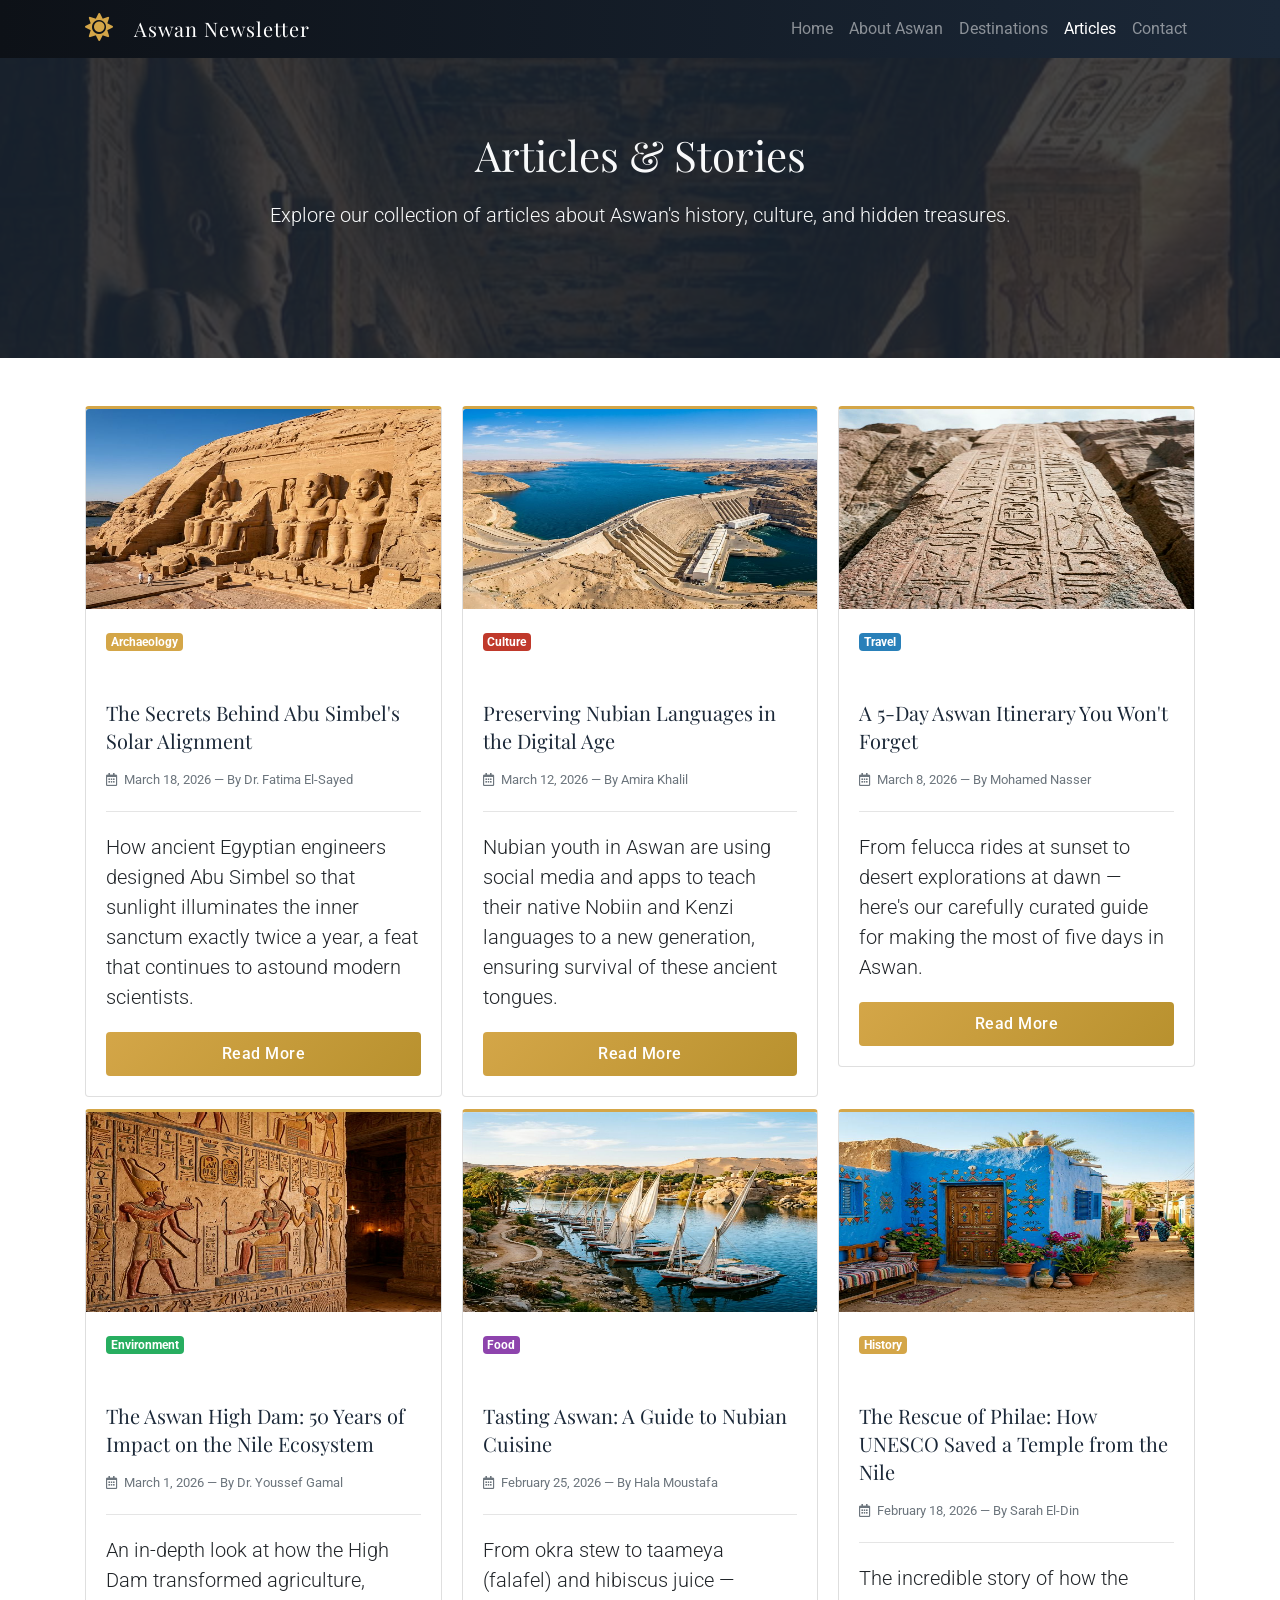
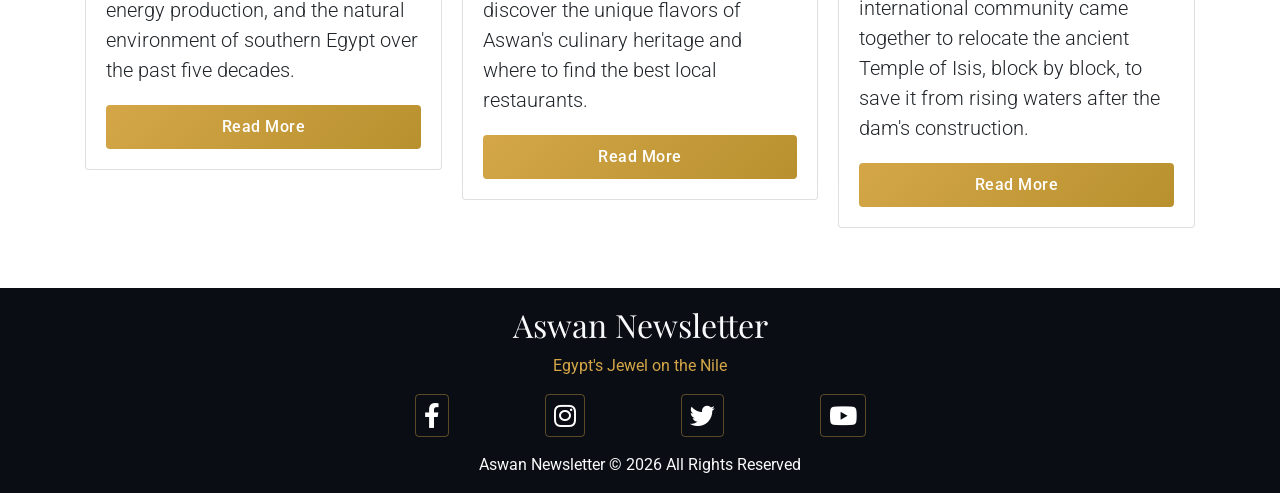
<file: blog.html>
<!DOCTYPE html>
<html lang="en">
<head>
	<title>Articles - Aswan Newsletter</title>
	<meta charset="utf-8">
	<meta name="viewport" content="width=device-width, initial-scale=1.0">
	<meta name="description" content="Read the latest articles about Aswan - archaeology, culture, travel guides, and stories from Egypt's jewel on the Nile.">
	<link rel="shortcut icon" type="image/x-icon" href="img/favicon.png">
	<link rel="stylesheet" type="text/css" href="css/bootstrap.min.css">
	<link rel="stylesheet" type="text/css" href="css/main.css">
	<link rel="stylesheet" type="text/css" href="css/uikit.min.css"> 
	<link rel="stylesheet" type="text/css" href="css/fontawesome/css/all.css">
	<link href="https://fonts.googleapis.com/css2?family=Playfair+Display:wght@400;700&family=Roboto:wght@300;400;500;700&display=swap" rel="stylesheet">

</head>
<body>

	<!-- Navbar Section Start -->
	<nav class="navbar navbar-dark navbar-expand-lg" uk-sticky="top:100; animation: uk-animation-slide-top; bottom: #sticky-on-scroll-up">
		<div class="container">
			<a href="index.html" class="navbar-brand">
				<i class="fas fa-sun mr-2" style="color: #D4A648; font-size: 28px;"></i>
				<div class="ml-2 p-0 d-inline webT">Aswan Newsletter</div>
			</a>
			<button class="navbar-toggler navbar-toggler-right" data-toggle="collapse" data-target="#navBar">
				<span class="navbar-toggler-icon"></span>
			</button>
			<div class="collapse navbar-collapse" id="navBar">
				<ul class="navbar-nav  ml-auto ">

					<li class="nav-item">
						<a class="nav-link " href="index.html">Home</a>
					</li>
					<li class="nav-item ">
						<a class="nav-link" href="about.html">About Aswan</a>
					</li>
					<li class="nav-item">
						<a class="nav-link" href="services.html">Destinations</a>
					</li>
					<li class="nav-item  active">
						<a class="nav-link" href="blog.html">Articles</a>
					</li>
					<li class="nav-item">
						<a class="nav-link" href="contact.html">Contact</a>
					</li>
				</ul>
			</div>
		</div>
	</nav>
	<!-- Nav Section End -->

	
	<!-- Blog Section Start -->
	<section id="blog" class="text-center py-5 text-light">
		<div class="inner-overlay">
			<div class="container">
				<div class="row">
					<div class="col mt-5 pt-4">
						<h1 class="text-light" style="font-family: 'Playfair Display', serif;">Articles & Stories</h1>
						<p class="lead">
							Explore our collection of articles about Aswan's history, culture, and hidden treasures.
						</p>
					</div>
				</div>
			</div>
		</div>
	</section>
	<!-- Blog Section End -->

	<!-- Blog Post Section Start -->
	<section id="blog-post" class="py-5">
		<div class="container">
			<div class="row">
				<div class="col col-md-12">
					<div class="card-columns">
						<div class="card" style="border-top: 3px solid #D4A648;">
							<img src="img/gallery1.jpg" class="img-fluid card-img-top" alt="Abu Simbel Temple">
							<div class="card-body">
								<span class="badge mb-2" style="background: #D4A648; color: #fff;">Archaeology</span>
								<h4 class="card-title" style="font-family: 'Playfair Display', serif; color: #1B2838;">The Secrets Behind Abu Simbel's Solar Alignment</h4>
								<small class="text-muted"><i class="far fa-calendar-alt mr-1"></i> March 18, 2026 — By Dr. Fatima El-Sayed</small>
								<hr>
								<p class="lead">How ancient Egyptian engineers designed Abu Simbel so that sunlight illuminates the inner sanctum exactly twice a year, a feat that continues to astound modern scientists.</p>
								<a href="#" class="btn btn-aswan btn-block">Read More</a>
							</div>
						</div>
						<div class="card" style="border-top: 3px solid #D4A648;">
							<img src="img/gallery7.jpg" class="img-fluid card-img-top" alt="Nubian Village">
							<div class="card-body">
								<span class="badge mb-2" style="background: #C0392B; color: #fff;">Culture</span>
								<h4 class="card-title" style="font-family: 'Playfair Display', serif; color: #1B2838;">Preserving Nubian Languages in the Digital Age</h4>
								<small class="text-muted"><i class="far fa-calendar-alt mr-1"></i> March 12, 2026 — By Amira Khalil</small>
								<hr>
								<p class="lead">Nubian youth in Aswan are using social media and apps to teach their native Nobiin and Kenzi languages to a new generation, ensuring survival of these ancient tongues.</p>
								<a href="#" class="btn btn-aswan btn-block">Read More</a>
							</div>
						</div>
						<div class="card" style="border-top: 3px solid #D4A648;">
							<img src="img/gallery9.jpg" class="img-fluid card-img-top" alt="Nile Sunset">
							<div class="card-body">
								<span class="badge mb-2" style="background: #2980B9; color: #fff;">Travel</span>
								<h4 class="card-title" style="font-family: 'Playfair Display', serif; color: #1B2838;">A 5-Day Aswan Itinerary You Won't Forget</h4>
								<small class="text-muted"><i class="far fa-calendar-alt mr-1"></i> March 8, 2026 — By Mohamed Nasser</small>
								<hr>
								<p class="lead">From felucca rides at sunset to desert explorations at dawn — here's our carefully curated guide for making the most of five days in Aswan.</p>
								<a href="#" class="btn btn-aswan btn-block">Read More</a>
							</div>
						</div>
					</div>
				</div>
			</div>
			<div class="row">
				<div class="col">
					<div class="card-columns">
						<div class="card" style="border-top: 3px solid #D4A648;">
							<img src="img/gallery3.jpg" class="img-fluid card-img-top" alt="Aswan Dam">
							<div class="card-body">
								<span class="badge mb-2" style="background: #27AE60; color: #fff;">Environment</span>
								<h4 class="card-title" style="font-family: 'Playfair Display', serif; color: #1B2838;">The Aswan High Dam: 50 Years of Impact on the Nile Ecosystem</h4>
								<small class="text-muted"><i class="far fa-calendar-alt mr-1"></i> March 1, 2026 — By Dr. Youssef Gamal</small>
								<hr>
								<p class="lead">An in-depth look at how the High Dam transformed agriculture, energy production, and the natural environment of southern Egypt over the past five decades.</p>
								<a href="#" class="btn btn-aswan btn-block">Read More</a>
							</div>
						</div>
						<div class="card" style="border-top: 3px solid #D4A648;">
							<img src="img/gallery5.jpg" class="img-fluid card-img-top" alt="Spice Market">
							<div class="card-body">
								<span class="badge mb-2" style="background: #8E44AD; color: #fff;">Food</span>
								<h4 class="card-title" style="font-family: 'Playfair Display', serif; color: #1B2838;">Tasting Aswan: A Guide to Nubian Cuisine</h4>
								<small class="text-muted"><i class="far fa-calendar-alt mr-1"></i> February 25, 2026 — By Hala Moustafa</small>
								<hr>
								<p class="lead">From okra stew to taameya (falafel) and hibiscus juice — discover the unique flavors of Aswan's culinary heritage and where to find the best local restaurants.</p>
								<a href="#" class="btn btn-aswan btn-block">Read More</a>
							</div>
						</div>
						<div class="card" style="border-top: 3px solid #D4A648;">
							<img src="img/gallery4.jpg" class="img-fluid card-img-top" alt="Philae Temple">
							<div class="card-body">
								<span class="badge mb-2" style="background: #D4A648; color: #fff;">History</span>
								<h4 class="card-title" style="font-family: 'Playfair Display', serif; color: #1B2838;">The Rescue of Philae: How UNESCO Saved a Temple from the Nile</h4>
								<small class="text-muted"><i class="far fa-calendar-alt mr-1"></i> February 18, 2026 — By Sarah El-Din</small>
								<hr>
								<p class="lead">The incredible story of how the international community came together to relocate the ancient Temple of Isis, block by block, to save it from rising waters after the dam's construction.</p>
								<a href="#" class="btn btn-aswan btn-block">Read More</a>
							</div>
						</div>
					</div>
				</div>
			</div>
		</div>
	</section>
	<!-- Blog Post Section End -->


	<!-- Footer Section Start -->
	<footer id="footer" class="py-3 text-center text-light">
		<div class="container">
			<div class="row">
				<div class="col">
					<h2 class="display-5 mb-0 text-light" style="font-family: 'Playfair Display', serif;">Aswan Newsletter</h2>
					<p class="mt-2 mb-0" style="color: #D4A648;">Egypt's Jewel on the Nile</p>
					<div class="d-flex flex-row justify-content-center p-3">
						<div class="px-5">
							<a href="#">
								<i class="fab fa-facebook-f"></i>
							</a>
						</div>
						<div class="px-5">
							<a href="#">
								<i class="fab fa-instagram"></i>
							</a>
						</div>
						<div class="px-5">
							<a href="#">
								<i class="fab fa-twitter"></i>
							</a>
						</div>
						<div class="px-5">
							<a href="#">
								<i class="fab fa-youtube"></i>
							</a>
						</div>
					</div>
				</div>
			</div>
			<div class="row">
				<div class="col">
					Aswan Newsletter © 2026 All Rights Reserved
				</div>
			</div>
		</div>
	</footer>

	<script type="text/javascript" src="js/jquery-slim.min.js"></script>
	<script type="text/javascript" src="js/popper.min.js"></script>
	<script type="text/javascript" src="js/bootstrap.min.js"></script>
	<script type="text/javascript" src="js/uikit.min.js"></script>
	<script type="text/javascript" src="js/uikit-icons.min.js"></script>
</body>
</html>
</file>
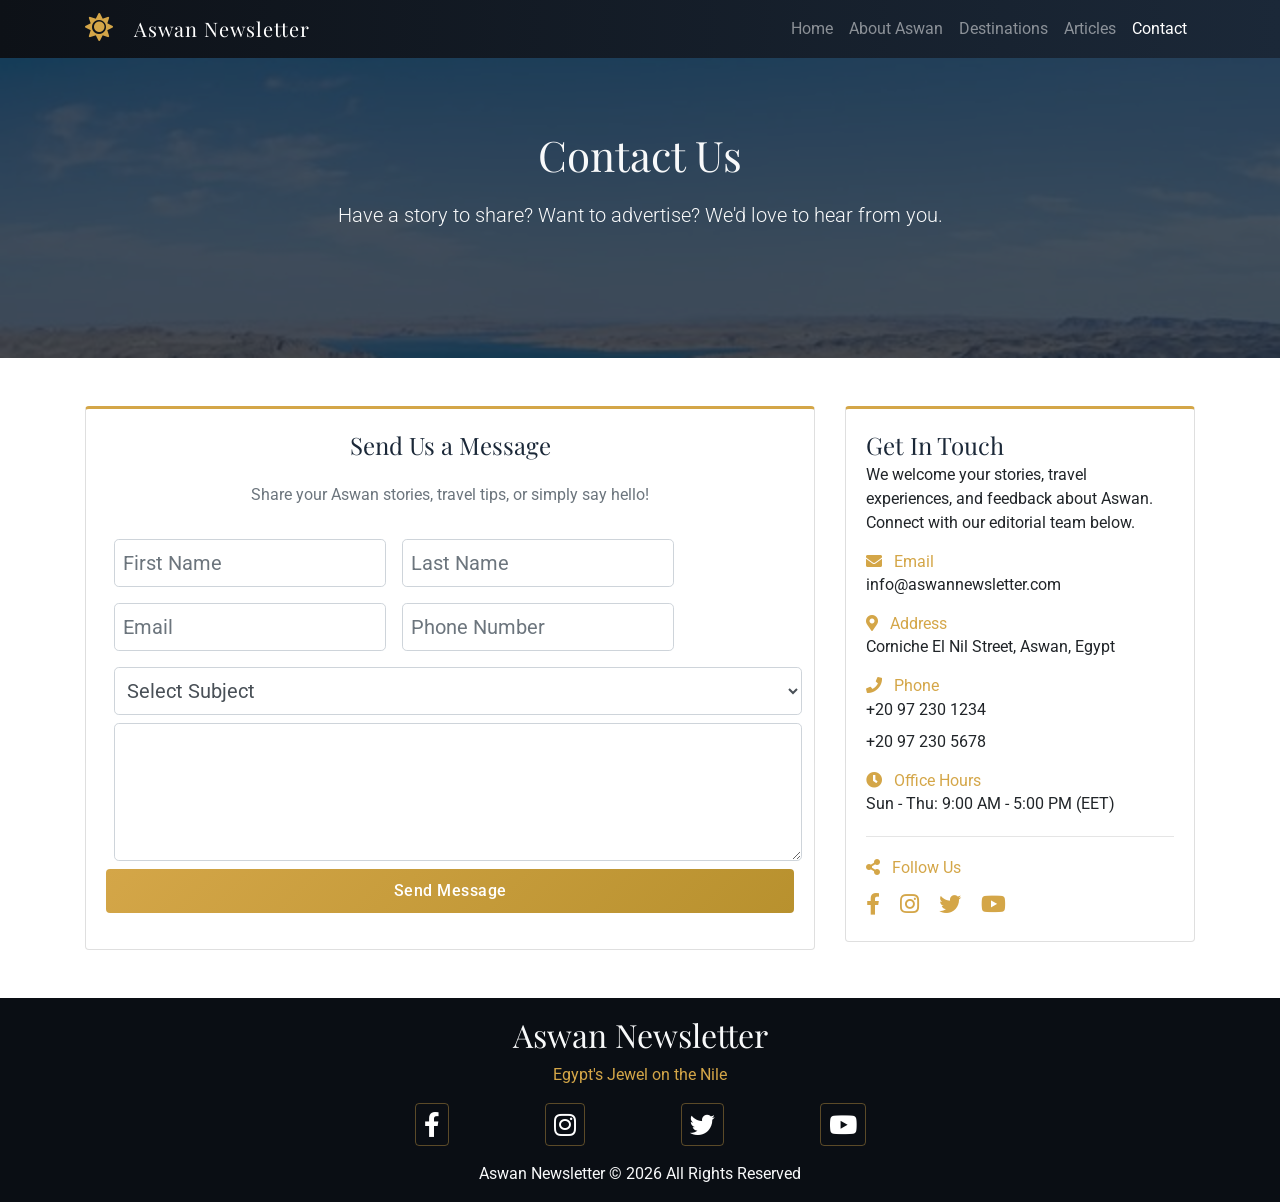
<file: contact.html>
<!DOCTYPE html>
<html lang="en">
<head>
	<title>Contact - Aswan Newsletter</title>
	<meta charset="utf-8">
	<meta name="viewport" content="width=device-width, initial-scale=1.0">
	<meta name="description" content="Get in touch with the Aswan Newsletter team. Send us your stories, tips, or feedback about Aswan.">
	<link rel="shortcut icon" type="image/x-icon" href="img/favicon.png">
	<link rel="stylesheet" type="text/css" href="css/bootstrap.min.css">
	<link rel="stylesheet" type="text/css" href="css/main.css">
	<link rel="stylesheet" type="text/css" href="css/uikit.min.css"> 
	<link rel="stylesheet" type="text/css" href="css/fontawesome/css/all.css">
	<link href="https://fonts.googleapis.com/css2?family=Playfair+Display:wght@400;700&family=Roboto:wght@300;400;500;700&display=swap" rel="stylesheet">

</head>
<body>

	<!-- Navbar Section Start -->
	<nav class="navbar navbar-dark navbar-expand-lg" uk-sticky="top:100; animation: uk-animation-slide-top; bottom: #sticky-on-scroll-up">
		<div class="container">
			<a href="index.html" class="navbar-brand">
				<i class="fas fa-sun mr-2" style="color: #D4A648; font-size: 28px;"></i>
				<div class="ml-2 p-0 d-inline webT">Aswan Newsletter</div>
			</a>
			<button class="navbar-toggler navbar-toggler-right" data-toggle="collapse" data-target="#navBar">
				<span class="navbar-toggler-icon"></span>
			</button>
			<div class="collapse navbar-collapse" id="navBar">
				<ul class="navbar-nav  ml-auto ">

					<li class="nav-item">
						<a class="nav-link " href="index.html">Home</a>
					</li>
					<li class="nav-item ">
						<a class="nav-link" href="about.html">About Aswan</a>
					</li>
					<li class="nav-item">
						<a class="nav-link" href="services.html">Destinations</a>
					</li>
					<li class="nav-item ">
						<a class="nav-link" href="blog.html">Articles</a>
					</li>
					<li class="nav-item active">
						<a class="nav-link" href="contact.html">Contact</a>
					</li>
				</ul>
			</div>
		</div>
	</nav>
	<!-- Nav Section End -->

	
	<!-- Contact Section Start -->
	<section id="contact" class="text-center py-5 text-light">
		<div class="inner-overlay">
			<div class="container">
				<div class="row">
					<div class="col mt-5 pt-4">
						<h1 class="text-light" style="font-family: 'Playfair Display', serif;">Contact Us</h1>
						<p class="lead">
							Have a story to share? Want to advertise? We'd love to hear from you.
						</p>
					</div>
				</div>
			</div>
		</div>
	</section>
	<!-- Contact Section End -->

	<!-- Contact Main Section Start -->
	<section class="py-5" id="contact-main">
		<div class="container">
			<div class="row"> 
				 <div class="col-lg-8">
				 	<div class="card" style="border-top: 3px solid #D4A648;">
				 		<div class="card-body">
				 			<form class="form-group">
				 				<h3 class="text-center" style="font-family: 'Playfair Display', serif; color: #1B2838;">Send Us a Message</h3>
				 				<p class="text-center text-muted mb-4">Share your Aswan stories, travel tips, or simply say hello!</p>
				 				<div class="form-inline">
				 					<input type="text" placeholder="First Name" required class="form-control form-control-lg p-2 m-2" id="contact-first-name">
				 					<input type="text" placeholder="Last Name" required class="form-control form-control-lg p-2 m-2" id="contact-last-name">
				 				</div>
				 				<div class="form-inline">
				 					<input type="email" placeholder="Email" required class="form-control form-control-lg p-2 m-2" id="contact-email">
				 					<input type="text" placeholder="Phone Number" required class="form-control form-control-lg p-2 m-2" id="contact-phone">
				 				</div>
				 				<div>
				 					<select class="form-control form-control-lg p-2 m-2" id="contact-subject">
				 						<option value="">Select Subject</option>
				 						<option value="story">Submit a Story</option>
				 						<option value="feedback">Feedback</option>
				 						<option value="advertising">Advertising Inquiry</option>
				 						<option value="partnership">Partnership Opportunity</option>
				 						<option value="other">Other</option>
				 					</select>
				 				</div>
				 				<div>
				 					<textarea rows="4" placeholder="Your message about Aswan..." class="form-control form-control-lg p-2 m-2" required id="contact-message">
				 					</textarea>
				 					<input type="submit" value="Send Message" class="btn btn-aswan btn-block" id="contact-submit">
				 				</div>
				 			</form>
				 		</div>
				 	</div>
				 </div>
				 <div class="col-lg-4">
				 	<div class="card" style="border-top: 3px solid #D4A648;">
				 		<div class="card-body">
				 			<h3 class="card-title m-0" style="font-family: 'Playfair Display', serif; color: #1B2838;">Get In Touch</h3>
				 			<p class="m-0 mb-3">
				 			 	We welcome your stories, travel experiences, and feedback about Aswan. Connect with our editorial team below.
				 			 </p>

				 			 <h5 class="card-title m-0" style="color: #D4A648;"><i class="fas fa-envelope mr-2"></i> Email</h5>
				 			 <p class="m-0 mb-3">
				 			 	info@aswannewsletter.com
				 			 </p>

				 			 <h5 class="card-title m-0" style="color: #D4A648;"><i class="fas fa-map-marker-alt mr-2"></i> Address</h5>
				 			 <p class="m-0 mb-3">
				 			 	Corniche El Nil Street, Aswan, Egypt
				 			 </p>

				 			 <h5 class="card-title m-0" style="color: #D4A648;"><i class="fas fa-phone mr-2"></i> Phone</h5>
				 			 <p class="m-0 mb-2">
				 			 	+20 97 230 1234
				 			 </p>
				 			 <p class="m-0 mb-3">
				 			 	+20 97 230 5678
				 			 </p>

				 			 <h5 class="card-title m-0" style="color: #D4A648;"><i class="fas fa-clock mr-2"></i> Office Hours</h5>
				 			 <p class="m-0 mb-2">
				 			 	Sun - Thu: 9:00 AM - 5:00 PM (EET)
				 			 </p>

				 			 <hr>
				 			 <h5 class="card-title m-0" style="color: #D4A648;"><i class="fas fa-share-alt mr-2"></i> Follow Us</h5>
				 			 <div class="mt-2">
				 			 	<a href="#" class="mr-3" style="color: #D4A648; font-size: 22px;"><i class="fab fa-facebook-f"></i></a>
				 			 	<a href="#" class="mr-3" style="color: #D4A648; font-size: 22px;"><i class="fab fa-instagram"></i></a>
				 			 	<a href="#" class="mr-3" style="color: #D4A648; font-size: 22px;"><i class="fab fa-twitter"></i></a>
				 			 	<a href="#" class="mr-3" style="color: #D4A648; font-size: 22px;"><i class="fab fa-youtube"></i></a>
				 			 </div>
				 		</div>
				 	</div>
				 </div>				 
			</div>
		</div>
	</section>
	<!-- Contact Main Section End -->


	<!-- Footer Section Start -->
	<footer id="footer" class="py-3 text-center text-light">
		<div class="container">
			<div class="row">
				<div class="col">
					<h2 class="display-5 mb-0 text-light" style="font-family: 'Playfair Display', serif;">Aswan Newsletter</h2>
					<p class="mt-2 mb-0" style="color: #D4A648;">Egypt's Jewel on the Nile</p>
					<div class="d-flex flex-row justify-content-center p-3">
						<div class="px-5">
							<a href="#">
								<i class="fab fa-facebook-f"></i>
							</a>
						</div>
						<div class="px-5">
							<a href="#">
								<i class="fab fa-instagram"></i>
							</a>
						</div>
						<div class="px-5">
							<a href="#">
								<i class="fab fa-twitter"></i>
							</a>
						</div>
						<div class="px-5">
							<a href="#">
								<i class="fab fa-youtube"></i>
							</a>
						</div>
					</div>
				</div>
			</div>
			<div class="row">
				<div class="col">
					Aswan Newsletter © 2026 All Rights Reserved
				</div>
			</div>
		</div>
	</footer>

	<script type="text/javascript" src="js/jquery-slim.min.js"></script>
	<script type="text/javascript" src="js/popper.min.js"></script>
	<script type="text/javascript" src="js/bootstrap.min.js"></script>
	<script type="text/javascript" src="js/uikit.min.js"></script>
	<script type="text/javascript" src="js/uikit-icons.min.js"></script>

	<!-- Toast Notification Styles -->
	<style>
		.toast-container { position: fixed; top: 20px; right: 20px; z-index: 9999; }
		.toast-msg { padding: 15px 25px; border-radius: 8px; color: #fff; margin-bottom: 10px; font-weight: 500; animation: slideIn 0.3s ease; box-shadow: 0 4px 15px rgba(0,0,0,0.2); max-width: 400px; }
		.toast-success { background: linear-gradient(135deg, #27AE60, #1e8449); }
		.toast-error { background: linear-gradient(135deg, #C0392B, #96281B); }
		@keyframes slideIn { from { transform: translateX(100%); opacity: 0; } to { transform: translateX(0); opacity: 1; } }
	</style>
	<div class="toast-container" id="toast-container"></div>

	<!-- Contact Form AJAX -->
	<script>
		function showToast(message, type) {
			var container = document.getElementById('toast-container');
			var toast = document.createElement('div');
			toast.className = 'toast-msg toast-' + type;
			toast.textContent = message;
			container.appendChild(toast);
			setTimeout(function() { toast.remove(); }, 4000);
		}

		var contactForm = document.querySelector('#contact-main form');
		if (contactForm) {
			contactForm.addEventListener('submit', function(e) {
				e.preventDefault();

				var firstName = document.getElementById('contact-first-name').value.trim();
				var lastName = document.getElementById('contact-last-name').value.trim();
				var email = document.getElementById('contact-email').value.trim();
				var phone = document.getElementById('contact-phone').value.trim();
				var subject = document.getElementById('contact-subject').value;
				var message = document.getElementById('contact-message').value.trim();

				if (!firstName || !lastName || !email || !message) {
					showToast('Please fill in all required fields.', 'error');
					return;
				}

				var btn = document.getElementById('contact-submit');
				btn.disabled = true;
				btn.value = 'Sending...';

				fetch('http://3.74.147.236/api/contact.php', {
					method: 'POST',
					headers: { 'Content-Type': 'application/json' },
					body: JSON.stringify({
						first_name: firstName,
						last_name: lastName,
						email: email,
						phone: phone,
						subject: subject,
						message: message
					})
				})
				.then(function(r) { return r.json(); })
				.then(function(data) {
					if (data.success) {
						showToast(data.message, 'success');
						contactForm.reset();
					} else {
						showToast(data.message, 'error');
					}
				})
				.catch(function() {
					showToast('Connection error. Please try again.', 'error');
				})
				.finally(function() {
					btn.disabled = false;
					btn.value = 'Send Message';
				});
			});
		}
	</script>
</body>
</html>
</file>
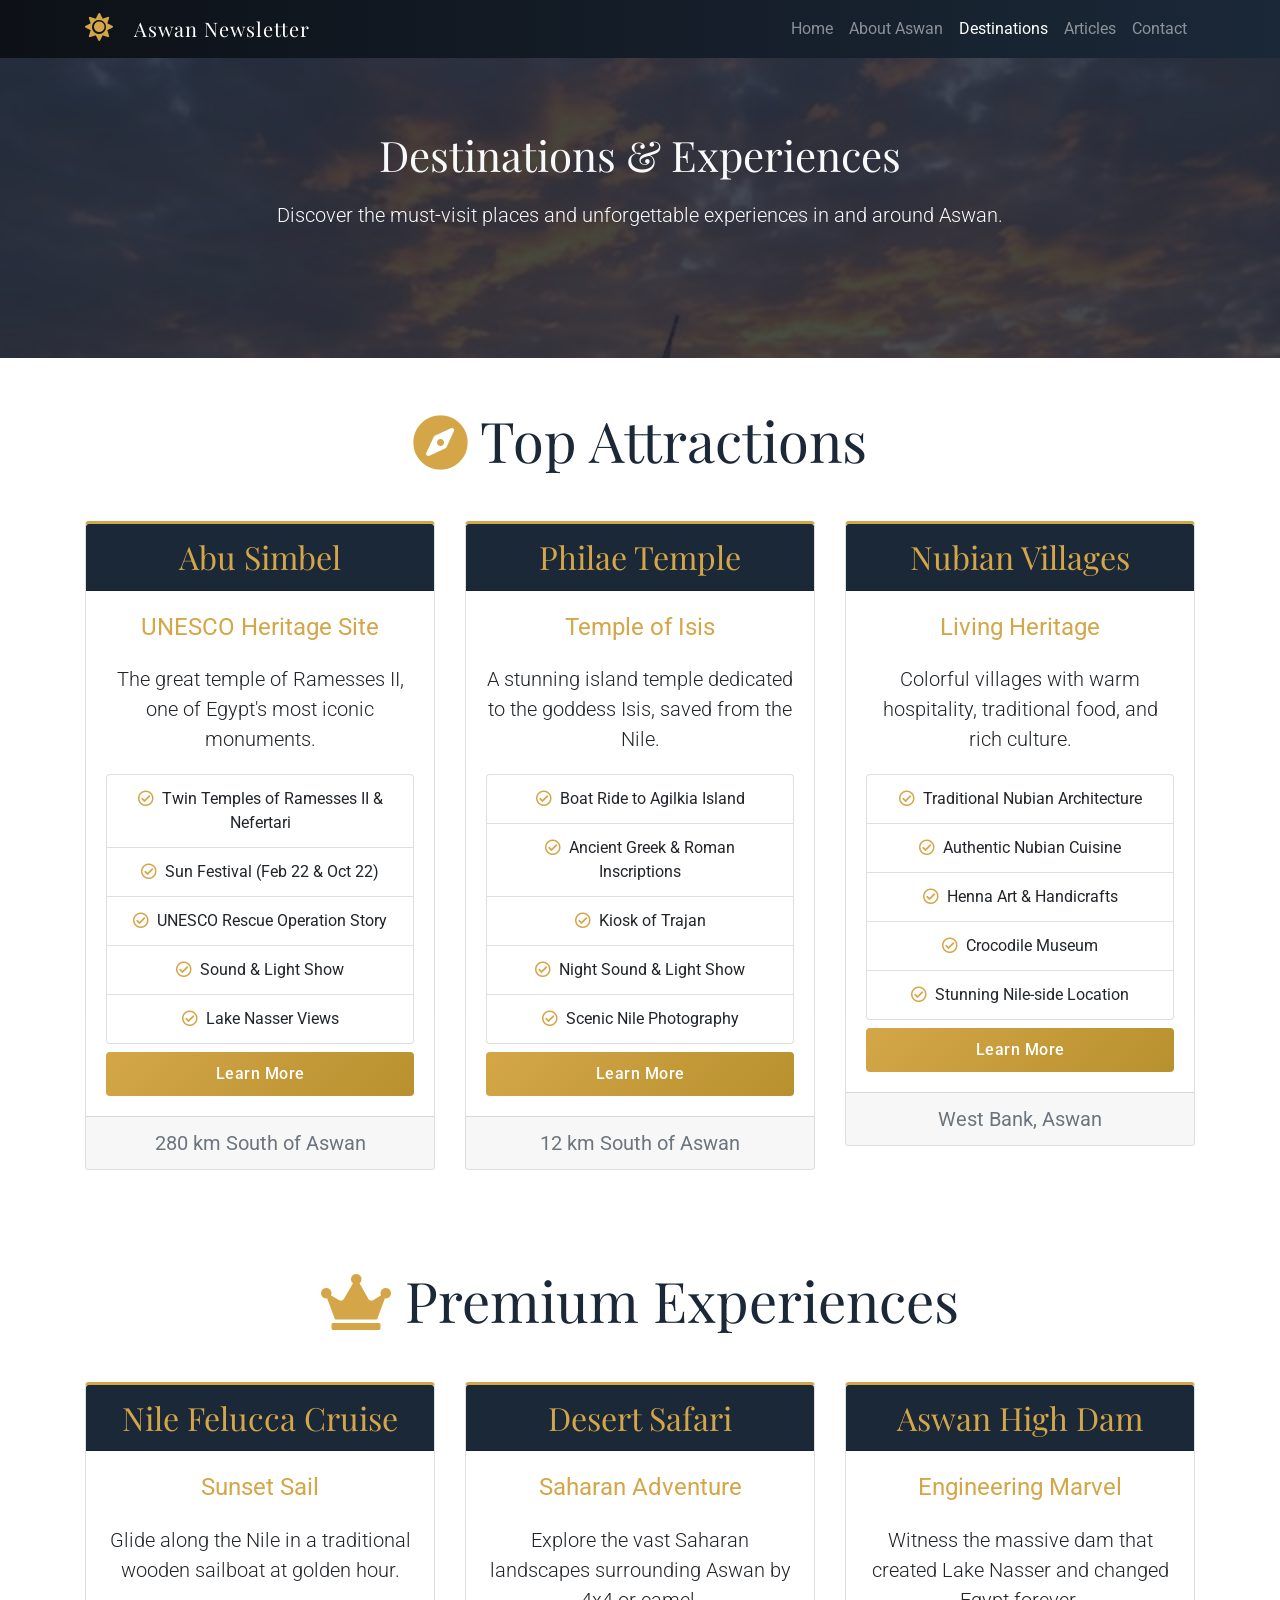
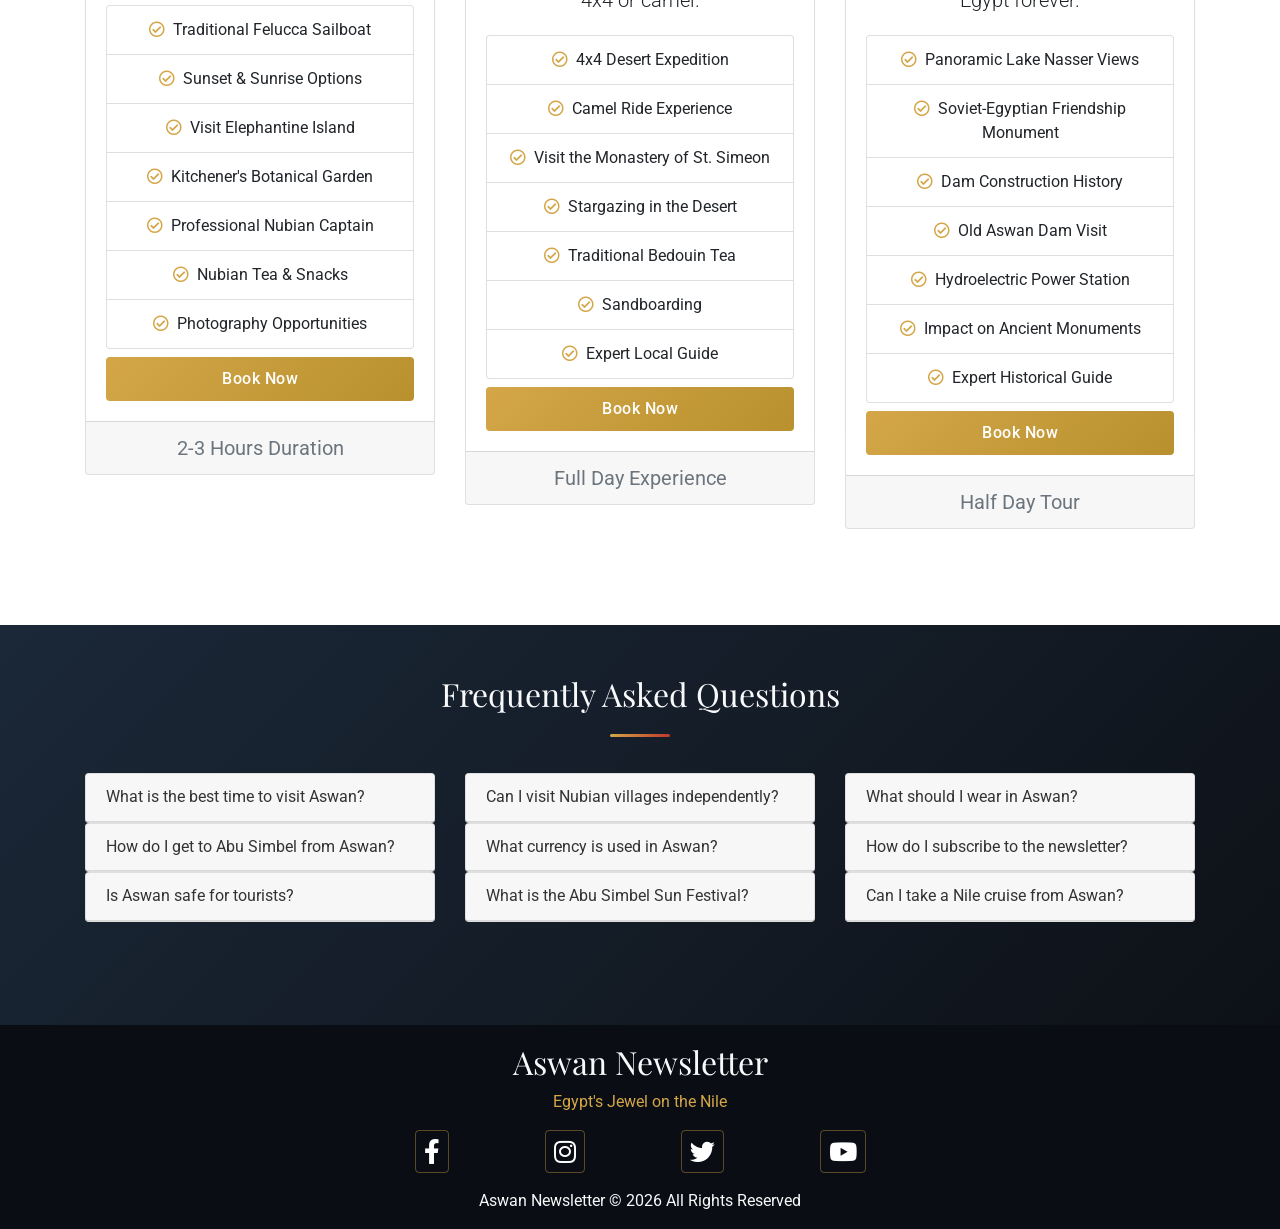
<file: services.html>
<!DOCTYPE html>
<html lang="en">
<head>
	<title>Destinations - Aswan Newsletter</title>
	<meta charset="utf-8">
	<meta name="viewport" content="width=device-width, initial-scale=1.0">
	<meta name="description" content="Explore Aswan's top destinations - Abu Simbel, Philae Temple, Nubian Villages, and more. Plan your perfect visit with Aswan Newsletter.">
	<link rel="shortcut icon" type="image/x-icon" href="img/favicon.png">
	<link rel="stylesheet" type="text/css" href="css/bootstrap.min.css">
	<link rel="stylesheet" type="text/css" href="css/main.css">
	<link rel="stylesheet" type="text/css" href="css/uikit.min.css"> 
	<link rel="stylesheet" type="text/css" href="css/fontawesome/css/all.css">
	<link href="https://fonts.googleapis.com/css2?family=Playfair+Display:wght@400;700&family=Roboto:wght@300;400;500;700&display=swap" rel="stylesheet">

</head>
<body>

	<!-- Navbar Section Start -->
	<nav class="navbar navbar-dark navbar-expand-lg" uk-sticky="top:100; animation: uk-animation-slide-top; bottom: #sticky-on-scroll-up">
		<div class="container">
			<a href="index.html" class="navbar-brand">
				<i class="fas fa-sun mr-2" style="color: #D4A648; font-size: 28px;"></i>
				<div class="ml-2 p-0 d-inline webT">Aswan Newsletter</div>
			</a>
			<button class="navbar-toggler navbar-toggler-right" data-toggle="collapse" data-target="#navBar">
				<span class="navbar-toggler-icon"></span>
			</button>
			<div class="collapse navbar-collapse" id="navBar">
				<ul class="navbar-nav  ml-auto ">

					<li class="nav-item">
						<a class="nav-link " href="index.html">Home</a>
					</li>
					<li class="nav-item ">
						<a class="nav-link" href="about.html">About Aswan</a>
					</li>
					<li class="nav-item active">
						<a class="nav-link" href="services.html">Destinations</a>
					</li>
					<li class="nav-item">
						<a class="nav-link" href="blog.html">Articles</a>
					</li>
					<li class="nav-item">
						<a class="nav-link" href="contact.html">Contact</a>
					</li>
				</ul>
			</div>
		</div>
	</nav>
	<!-- Nav Section End -->

	
	<!-- Services Section Start -->
	<section id="services" class="text-center py-5 text-light">
		<div class="inner-overlay">
			<div class="container">
				<div class="row">
					<div class="col mt-5 pt-4">
						<h1 class="text-light" style="font-family: 'Playfair Display', serif;">Destinations & Experiences</h1>
						<p class="lead">
							Discover the must-visit places and unforgettable experiences in and around Aswan.
						</p>
					</div>
				</div>
			</div>
		</div>
	</section>
	<!-- Services Section End -->

	<!--Destinations Section Start -->
	<section id="services-table" class="py-5 text-center">
		<div class="container">
			<div class="row">
				<div class="col">
					<span class="text-center display-4" style="font-family: 'Playfair Display', serif; color: #1B2838;"><i class="fas fa-compass" style="color: #D4A648;"></i>    Top Attractions</span>
				</div>
			</div>
			<div class="row my-5">
				<div class="col-lg-4 col-md-4">
					<div class="card" style="border-top: 3px solid #D4A648;">
						<div class="card-header" style="background: #1B2838;">
							<h2 class="m-0" style="font-family: 'Playfair Display', serif; color: #D4A648;">Abu Simbel</h2>
						</div>
						<div class="card-body">
							<h3 class="card-title" style="color: #D4A648;">UNESCO Heritage Site</h3>
							<p class="card-text lead">
								The great temple of Ramesses II, one of Egypt's most iconic monuments.
							</p>
							<ul class="list-group"> 
								<li class="list-group-item">
									<i class="far fa-check-circle mr-2" style="color: #D4A648;"></i>Twin Temples of Ramesses II & Nefertari 
								</li>
								<li class="list-group-item">
									<i class="far fa-check-circle mr-2" style="color: #D4A648;"></i>Sun Festival (Feb 22 & Oct 22) 
								</li>
								<li class="list-group-item">
									<i class="far fa-check-circle mr-2" style="color: #D4A648;"></i>UNESCO Rescue Operation Story
								</li>
								<li class="list-group-item">
									<i class="far fa-check-circle mr-2" style="color: #D4A648;"></i>Sound & Light Show
								</li>
								<li class="list-group-item">
									<i class="far fa-check-circle mr-2" style="color: #D4A648;"></i>Lake Nasser Views
								</li>
							</ul>
							<a href="#" class="btn btn-aswan btn-block mt-2">Learn More</a>
						</div>
						<div class="card-footer">
							<h4 class="m-0 text-muted">280 km South of Aswan</h4>
						</div>
					</div>
				</div>
				<div class="col-lg-4 col-md-4">
					<div class="card" style="border-top: 3px solid #D4A648;">
						<div class="card-header" style="background: #1B2838;">
							<h2 class="m-0" style="font-family: 'Playfair Display', serif; color: #D4A648;">Philae Temple</h2>
						</div>
						<div class="card-body">
							<h3 class="card-title" style="color: #D4A648;">Temple of Isis</h3>
							<p class="card-text lead">
								A stunning island temple dedicated to the goddess Isis, saved from the Nile.
							</p>
							<ul class="list-group"> 
								<li class="list-group-item">
									<i class="far fa-check-circle mr-2" style="color: #D4A648;"></i>Boat Ride to Agilkia Island 
								</li>
								<li class="list-group-item">
									<i class="far fa-check-circle mr-2" style="color: #D4A648;"></i>Ancient Greek & Roman Inscriptions 
								</li>
								<li class="list-group-item">
									<i class="far fa-check-circle mr-2" style="color: #D4A648;"></i>Kiosk of Trajan
								</li>
								<li class="list-group-item">
									<i class="far fa-check-circle mr-2" style="color: #D4A648;"></i>Night Sound & Light Show
								</li>
								<li class="list-group-item">
									<i class="far fa-check-circle mr-2" style="color: #D4A648;"></i>Scenic Nile Photography
								</li>
							</ul>
							<a href="#" class="btn btn-aswan btn-block mt-2">Learn More</a>
						</div>
						<div class="card-footer">
							<h4 class="m-0 text-muted">12 km South of Aswan</h4>
						</div>
					</div>
				</div>
				<div class="col-lg-4 col-md-4">
					<div class="card" style="border-top: 3px solid #D4A648;">
						<div class="card-header" style="background: #1B2838;">
							<h2 class="m-0" style="font-family: 'Playfair Display', serif; color: #D4A648;">Nubian Villages</h2>
						</div>
						<div class="card-body">
							<h3 class="card-title" style="color: #D4A648;">Living Heritage</h3>
							<p class="card-text lead">
								Colorful villages with warm hospitality, traditional food, and rich culture.
							</p>
							<ul class="list-group"> 
								<li class="list-group-item">
									<i class="far fa-check-circle mr-2" style="color: #D4A648;"></i>Traditional Nubian Architecture 
								</li>
								<li class="list-group-item">
									<i class="far fa-check-circle mr-2" style="color: #D4A648;"></i>Authentic Nubian Cuisine 
								</li>
								<li class="list-group-item">
									<i class="far fa-check-circle mr-2" style="color: #D4A648;"></i>Henna Art & Handicrafts
								</li>
								<li class="list-group-item">
									<i class="far fa-check-circle mr-2" style="color: #D4A648;"></i>Crocodile Museum
								</li>
								<li class="list-group-item">
									<i class="far fa-check-circle mr-2" style="color: #D4A648;"></i>Stunning Nile-side Location
								</li>
							</ul>
							<a href="#" class="btn btn-aswan btn-block mt-2">Learn More</a>
						</div>
						<div class="card-footer">
							<h4 class="m-0 text-muted">West Bank, Aswan</h4>
						</div>
					</div>
				</div>
			</div>



			<!-- More Experiences -->
			<div class="row ">
				<div class="col mt-5">
					<span class="text-center display-4" style="font-family: 'Playfair Display', serif; color: #1B2838;"><i class="fas fa-crown" style="color: #D4A648;"></i>   Premium Experiences</span>
				</div>
			</div>

			<div class="row my-5">
				<div class="col-lg-4 col-md-4">
					<div class="card" style="border-top: 3px solid #D4A648;">
						<div class="card-header" style="background: #1B2838;">
							<h2 class="m-0" style="font-family: 'Playfair Display', serif; color: #D4A648;">Nile Felucca Cruise</h2>
						</div>
						<div class="card-body">
							<h3 class="card-title" style="color: #D4A648;">Sunset Sail</h3>
							<p class="card-text lead">
								Glide along the Nile in a traditional wooden sailboat at golden hour.
							</p>
							<ul class="list-group"> 
								<li class="list-group-item">
									<i class="far fa-check-circle mr-2" style="color: #D4A648;"></i>Traditional Felucca Sailboat 
								</li>
								<li class="list-group-item">
									<i class="far fa-check-circle mr-2" style="color: #D4A648;"></i>Sunset & Sunrise Options 
								</li>
								<li class="list-group-item">
									<i class="far fa-check-circle mr-2" style="color: #D4A648;"></i>Visit Elephantine Island
								</li>
								<li class="list-group-item">
									<i class="far fa-check-circle mr-2" style="color: #D4A648;"></i>Kitchener's Botanical Garden
								</li>
								<li class="list-group-item">
									<i class="far fa-check-circle mr-2" style="color: #D4A648;"></i>Professional Nubian Captain
								</li>
								<li class="list-group-item">
									<i class="far fa-check-circle mr-2" style="color: #D4A648;"></i>Nubian Tea & Snacks
								</li>
								<li class="list-group-item">
									<i class="far fa-check-circle mr-2" style="color: #D4A648;"></i>Photography Opportunities
								</li>
							</ul>
							<a href="#" class="btn btn-aswan btn-block mt-2">Book Now</a>
						</div>
						<div class="card-footer">
							<h4 class="m-0 text-muted">2-3 Hours Duration</h4>
						</div>
					</div>
				</div>
				<div class="col-lg-4 col-md-4">
					<div class="card" style="border-top: 3px solid #D4A648;">
						<div class="card-header" style="background: #1B2838;">
							<h2 class="m-0" style="font-family: 'Playfair Display', serif; color: #D4A648;">Desert Safari</h2>
						</div>
						<div class="card-body">
							<h3 class="card-title" style="color: #D4A648;">Saharan Adventure</h3>
							<p class="card-text lead">
								Explore the vast Saharan landscapes surrounding Aswan by 4x4 or camel.
							</p>
							<ul class="list-group"> 
								<li class="list-group-item">
									<i class="far fa-check-circle mr-2" style="color: #D4A648;"></i>4x4 Desert Expedition 
								</li>
								<li class="list-group-item">
									<i class="far fa-check-circle mr-2" style="color: #D4A648;"></i>Camel Ride Experience 
								</li>
								<li class="list-group-item">
									<i class="far fa-check-circle mr-2" style="color: #D4A648;"></i>Visit the Monastery of St. Simeon
								</li>
								<li class="list-group-item">
									<i class="far fa-check-circle mr-2" style="color: #D4A648;"></i>Stargazing in the Desert
								</li>
								<li class="list-group-item">
									<i class="far fa-check-circle mr-2" style="color: #D4A648;"></i>Traditional Bedouin Tea
								</li>
								<li class="list-group-item">
									<i class="far fa-check-circle mr-2" style="color: #D4A648;"></i>Sandboarding
								</li>
								<li class="list-group-item">
									<i class="far fa-check-circle mr-2" style="color: #D4A648;"></i>Expert Local Guide
								</li>
							</ul>
							<a href="#" class="btn btn-aswan btn-block mt-2">Book Now</a>
						</div>
						<div class="card-footer">
							<h4 class="m-0 text-muted">Full Day Experience</h4>
						</div>
					</div>
				</div>
				<div class="col-lg-4 col-md-4">
					<div class="card" style="border-top: 3px solid #D4A648;">
						<div class="card-header" style="background: #1B2838;">
							<h2 class="m-0" style="font-family: 'Playfair Display', serif; color: #D4A648;">Aswan High Dam</h2>
						</div>
						<div class="card-body">
							<h3 class="card-title" style="color: #D4A648;">Engineering Marvel</h3>
							<p class="card-text lead">
								Witness the massive dam that created Lake Nasser and changed Egypt forever.
							</p>
							<ul class="list-group"> 
								<li class="list-group-item">
									<i class="far fa-check-circle mr-2" style="color: #D4A648;"></i>Panoramic Lake Nasser Views 
								</li>
								<li class="list-group-item">
									<i class="far fa-check-circle mr-2" style="color: #D4A648;"></i>Soviet-Egyptian Friendship Monument 
								</li>
								<li class="list-group-item">
									<i class="far fa-check-circle mr-2" style="color: #D4A648;"></i>Dam Construction History
								</li>
								<li class="list-group-item">
									<i class="far fa-check-circle mr-2" style="color: #D4A648;"></i>Old Aswan Dam Visit
								</li>
								<li class="list-group-item">
									<i class="far fa-check-circle mr-2" style="color: #D4A648;"></i>Hydroelectric Power Station
								</li>
								<li class="list-group-item">
									<i class="far fa-check-circle mr-2" style="color: #D4A648;"></i>Impact on Ancient Monuments
								</li>
								<li class="list-group-item">
									<i class="far fa-check-circle mr-2" style="color: #D4A648;"></i>Expert Historical Guide
								</li>
							</ul>
							<a href="#" class="btn btn-aswan btn-block mt-2">Book Now</a>
						</div>
						<div class="card-footer">
							<h4 class="m-0 text-muted">Half Day Tour</h4>
						</div>
					</div>
				</div>
			</div>
		</div>
	</section>
	<!--Destinations Section End-->

	<!-- FAQ Section Start -->
	<section id="services-faq" class="py-5" style="background: linear-gradient(135deg, #1B2838, #0d1117);">
		<div class="container">
			<div class="row mb-3">
				<div class="col">
					<h2 class="text-light text-center" style="font-family: 'Playfair Display', serif;">Frequently Asked Questions</h2>
					<div class="title-underline" style="margin-bottom: 20px;"></div>
				</div>
			</div>
			<div class="row">
				<div class="col-lg-4 col-sm-4">
					<div id="accordion" role="tablist">
						<div class="card">
							<div class="card-header" role="tab">
								<h5 class="mb-0">
									<div data-toggle="collapse" href="#f1">
										What is the best time to visit Aswan?
									</div>
								</h5>
							</div>
							<div class="collapse" data-parent="#accordion" id="f1">
								<div class="card-body">
									<p>
										The best time to visit Aswan is from October to April when the weather is cooler and more pleasant. Winter temperatures range from 20-25°C (68-77°F), perfect for sightseeing.
									</p>
								</div>
							</div>
						</div>
						<div class="card">
							<div class="card-header" role="tab">
								<h5 class="mb-0"> 
									<div href="#f2" data-toggle="collapse">
										How do I get to Abu Simbel from Aswan?
									</div>
								</h5>
							</div>
							<div class="collapse" data-parent="#accordion" id="f2">
								<div class="card-body">
									<p>
										Abu Simbel is 280 km south of Aswan. You can take a flight (45 min), join a bus convoy (3-4 hours), or take a Lake Nasser cruise. Most tours depart very early in the morning.
									</p>
								</div>
							</div>
						</div>
						<div class="card">
							<div class="card-header" role="tab">
								<h5 class="mb-0"> 
									<div href="#f3" data-toggle="collapse">
										Is Aswan safe for tourists?
									</div>
								</h5>
							</div>
							<div class="collapse" data-parent="#accordion" id="f3">
								<div class="card-body">
									<p>
										Yes! Aswan is one of the safest cities in Egypt for tourists. The people are known for their warmth and hospitality. Standard travel precautions apply as with any destination.
									</p>
								</div>
							</div>
						</div>
					</div>
				</div>
				<div class="col-lg-4 col-sm-4">
					<div id="accordion2" role="tablist">
						<div class="card">
							<div class="card-header" role="tab">
								<h5 class="mb-0">
									<div data-toggle="collapse" href="#f4">
										Can I visit Nubian villages independently?
									</div>
								</h5>
							</div>
							<div class="collapse" data-parent="#accordion2" id="f4">
								<div class="card-body">
									<p>
										Yes, you can hire a motorboat from the Aswan corniche to the West Bank Nubian villages. Many villages welcome tourists and some families offer home-cooked meals and overnight stays.
									</p>
								</div>
							</div>
						</div>
						<div class="card">
							<div class="card-header" role="tab">
								<h5 class="mb-0"> 
									<div href="#f5" data-toggle="collapse">
										What currency is used in Aswan?
									</div>
								</h5>
							</div>
							<div class="collapse" data-parent="#accordion2" id="f5">
								<div class="card-body">
									<p>
										The Egyptian Pound (EGP) is the official currency. ATMs are available in the city center. US Dollars and Euros are widely accepted at hotels and tourist shops, but local currency is recommended.
									</p>
								</div>
							</div>
						</div>
						<div class="card">
							<div class="card-header" role="tab">
								<h5 class="mb-0"> 
									<div href="#f6" data-toggle="collapse">
										What is the Abu Simbel Sun Festival?
									</div>
								</h5>
							</div>
							<div class="collapse" data-parent="#accordion2" id="f6">
								<div class="card-body">
									<p>
										Twice a year (Feb 22 & Oct 22), sunlight illuminates the inner sanctum of Abu Simbel temple, lighting up the statues of Ramesses II. This remarkable event draws thousands of visitors annually.
									</p>
								</div>
							</div>
						</div>
					</div>
				</div>
				<div class="col-lg-4 col-sm-4">
					<div id="accordion3" role="tablist">
						<div class="card">
							<div class="card-header" role="tab">
								<h5 class="mb-0">
									<div data-toggle="collapse" href="#f7">
										What should I wear in Aswan?
									</div>
								</h5>
							</div>
							<div class="collapse" data-parent="#accordion3" id="f7">
								<div class="card-body">
									<p>
										Light, breathable clothing is recommended. When visiting temples and religious sites, modest dress (covering shoulders and knees) is respectful. Sunscreen, a hat, and sunglasses are essential.
									</p>
								</div>
							</div>
						</div>
						<div class="card">
							<div class="card-header" role="tab">
								<h5 class="mb-0"> 
									<div href="#f8" data-toggle="collapse">
										How do I subscribe to the newsletter?
									</div>
								</h5>
							</div>
							<div class="collapse" data-parent="#accordion3" id="f8">
								<div class="card-body">
									<p>
										Simply visit our homepage and enter your name and email in the subscription form. You'll receive a weekly newsletter with the latest Aswan news, travel tips, and cultural stories.
									</p>
								</div>
							</div>
						</div>
						<div class="card">
							<div class="card-header" role="tab">
								<h5 class="mb-0"> 
									<div href="#f9" data-toggle="collapse">
										Can I take a Nile cruise from Aswan?
									</div>
								</h5>
							</div>
							<div class="collapse" data-parent="#accordion3" id="f9">
								<div class="card-body">
									<p>
										Absolutely! Aswan is the starting point for the famous Aswan-to-Luxor Nile cruise. The 3-4 night journey passes through Kom Ombo, Edfu, and offers an unforgettable experience on the Nile.
									</p>
								</div>
							</div>
						</div>
					</div>
				</div>
			</div>
		</div>
	</section>
	<!-- FAQ Section End -->


	<!-- Footer Section Start -->
	<footer id="footer" class="py-3 text-center text-light">
		<div class="container">
			<div class="row">
				<div class="col">
					<h2 class="display-5 mb-0 text-light" style="font-family: 'Playfair Display', serif;">Aswan Newsletter</h2>
					<p class="mt-2 mb-0" style="color: #D4A648;">Egypt's Jewel on the Nile</p>
					<div class="d-flex flex-row justify-content-center p-3">
						<div class="px-5">
							<a href="#">
								<i class="fab fa-facebook-f"></i>
							</a>
						</div>
						<div class="px-5">
							<a href="#">
								<i class="fab fa-instagram"></i>
							</a>
						</div>
						<div class="px-5">
							<a href="#">
								<i class="fab fa-twitter"></i>
							</a>
						</div>
						<div class="px-5">
							<a href="#">
								<i class="fab fa-youtube"></i>
							</a>
						</div>
					</div>
				</div>
			</div>
			<div class="row">
				<div class="col">
					Aswan Newsletter © 2026 All Rights Reserved
				</div>
			</div>
		</div>
	</footer>

	<script type="text/javascript" src="js/jquery-slim.min.js"></script>
	<script type="text/javascript" src="js/popper.min.js"></script>
	<script type="text/javascript" src="js/bootstrap.min.js"></script>
	<script type="text/javascript" src="js/uikit.min.js"></script>
	<script type="text/javascript" src="js/uikit-icons.min.js"></script>
</body>
</html>
</file>
<file: css/main.css>
html{
	scroll-behavior: smooth;
}
body{
	font-family: 'Roboto', sans-serif;
}

/* ===== Aswan Theme Colors ===== */
/* Primary: #D4A648 (Gold), Secondary: #1B2838 (Deep Navy), Accent: #C0392B (Red) */

.section-title {
	font-family: 'Playfair Display', serif;
	font-size: 2.2rem;
	color: #1B2838;
	font-weight: 700;
}
.title-underline {
	width: 60px;
	height: 3px;
	background: linear-gradient(90deg, #D4A648, #C0392B);
	margin: 10px auto 0;
	border-radius: 2px;
}

/* Buttons */
.btn-aswan {
	background: linear-gradient(135deg, #D4A648, #b8912e);
	color: #fff;
	border: none;
	padding: 10px 28px;
	border-radius: 4px;
	font-weight: 500;
	letter-spacing: 0.5px;
	transition: all 0.3s ease;
}
.btn-aswan:hover {
	background: linear-gradient(135deg, #b8912e, #9a7a26);
	color: #fff;
	transform: translateY(-2px);
	box-shadow: 0 4px 15px rgba(212,166,72,0.4);
}
.btn-aswan-outline {
	border: 2px solid #D4A648;
	color: #D4A648;
	padding: 10px 28px;
	border-radius: 4px;
	font-weight: 500;
	letter-spacing: 0.5px;
	background: transparent;
	transition: all 0.3s ease;
}
.btn-aswan-outline:hover {
	background: #D4A648;
	color: #fff;
	transform: translateY(-2px);
	box-shadow: 0 4px 15px rgba(212,166,72,0.4);
	text-decoration: none;
}

/* Navbar */
.navbar {
	background: linear-gradient(90deg, #0d1117, #1B2838);
}
.navbar-nav  li a:hover {
	color:#D4A648 !important;
}
.navbar .webT{
	font-size: 20px;
	font-family: 'Playfair Display', serif;
	letter-spacing: 1px;
}

/*Slider*/
.carousel-item{
	height: 500px;
}
.crs-img-1{
	background: url('../img/slider-img1.jpg');
	background-size: cover;
	background-position: center;
	width:100%;
}
.crs-img-2{
	background: url('../img/slider-img2.jpg');
	background-size: cover;
	background-position: center;
	width:100%;
}
.crs-img-3{
	background: url('../img/slider-img3.jpg');
	background-size: cover;
	background-position: center;
	width:100%;
}
.crs-img-4{
	background: url('../img/slider-img4.jpg');
	background-size: cover;
	background-position: center;
	width:100%;
}
.carousel-caption h2 {
	font-family: 'Playfair Display', serif;
	text-shadow: 2px 2px 8px rgba(0,0,0,0.6);
}
.carousel-caption p {
	text-shadow: 1px 1px 4px rgba(0,0,0,0.5);
}

/*Showcase*/
#showcase .fas{
	font-size:45px;
	color: #D4A648;
}
#showcase h3 {
	font-family: 'Playfair Display', serif;
	color: #1B2838;
}

/* News Cards */
.news-card {
	background: #fff;
	border-radius: 8px;
	overflow: hidden;
	box-shadow: 0 4px 20px rgba(0,0,0,0.08);
	transition: transform 0.3s ease, box-shadow 0.3s ease;
	height: 100%;
}
.news-card:hover {
	transform: translateY(-5px);
	box-shadow: 0 8px 30px rgba(0,0,0,0.15);
}
.news-card-badge {
	background: linear-gradient(135deg, #D4A648, #b8912e);
	color: #fff;
	padding: 8px 16px;
	font-size: 0.8rem;
	font-weight: 600;
	text-transform: uppercase;
	letter-spacing: 1px;
}
.news-card-body {
	padding: 20px;
}
.news-card-body h5 {
	font-family: 'Playfair Display', serif;
	color: #1B2838;
	font-weight: 700;
	margin-bottom: 8px;
}
.news-date {
	font-size: 0.85rem;
	color: #999;
	margin-bottom: 10px;
}
.news-card-body p {
	color: #555;
	font-size: 0.95rem;
	line-height: 1.6;
}

/*Get Started*/
#get-started{
	background:url('../img/showcase2.jpg');
	background-attachment: fixed;
	background-size: cover;
	position: relative;
	background-repeat: no-repeat;
	min-height: 250px;
}
#get-started .inner-overlay{
	background:rgba(27, 40, 56, 0.85);
	position: absolute;
	top: 0;
	left: 0;
	height: 100%;
	width: 100%
}
#get-started h3 {
	font-family: 'Playfair Display', serif;
}

/*Info */
#info .infoS{
	margin-top:70px;
}
#info h3 {
	font-family: 'Playfair Display', serif;
	color: #1B2838;
}
#info img{
	border-radius: 8px;
	box-shadow: 0 4px 20px rgba(0,0,0,0.1);
}

/*Video*/
#video{
	position: relative;
	background:url('../img/video.jpg');
	background-size: cover;
	background-attachment: fixed;
	background-repeat: no-repeat;
	min-height: 300px;

}
#video .video-overlay{
	position: absolute;
	min-height: 300px;
	top: 0;
	left: 0;
	width: 100%;
	background: rgba(27, 40, 56, 0.8);
}
#video .fas{
	color: #D4A648;
	font-size: 60px;
	transition: transform 0.3s ease, color 0.3s ease;
}
#video .fas:hover {
	color: #fff;
	transform: scale(1.2);
}
#video h2 {
	font-family: 'Playfair Display', serif;
}

/*Gallery*/
#gallery {
	background: #fafafa;
}
#gallery .section-title {
	color: #1B2838;
}
#gallery img{
	max-height: 200px;
	width: 100%;
	border-radius: 6px;
	transition: transform 0.3s ease, box-shadow 0.3s ease;
}
#gallery img:hover {
	transform: scale(1.03);
	box-shadow: 0 6px 20px rgba(0,0,0,0.15);
}

/* Subscribe */
#subscribe {
	background: linear-gradient(135deg, #1B2838, #0d1117);
}
.subscribe-icon {
	font-size: 50px;
	color: #D4A648;
}
#subscribe h2 {
	font-family: 'Playfair Display', serif;
}
#subscribe .form-control {
	border: 1px solid rgba(212,166,72,0.3);
	background: rgba(255,255,255,0.1);
	color: #fff;
	border-radius: 4px;
}
#subscribe .form-control::placeholder {
	color: rgba(255,255,255,0.5);
}
#subscribe .form-control:focus {
	border-color: #D4A648;
	box-shadow: 0 0 0 0.2rem rgba(212,166,72,0.25);
	background: rgba(255,255,255,0.15);
	color: #fff;
}

/*Footer*/
#footer{
	background: #0a0e14;
}
#footer h2 {
	font-family: 'Playfair Display', serif;
}
#footer .fab{
	font-size:25px;
	color:#fff;
	border: 1px solid rgba(212,166,72,0.4);
	padding: 8px;
	border-radius: 4px;
	transition: all 0.3s ease;
}
#footer .fab:hover{
	color: #D4A648;
	border-color: #D4A648;
	transform: translateY(-3px);
}

/*About Page*/

/*About Section*/
#about{
	background:url('../img/about/back.jpg');
	background-attachment: fixed;
	background-size: cover;
	background-repeat: no-repeat;
	min-height: 300px;
	position: relative;
}
#about .inner-overlay, #services .inner-overlay, #blog .inner-overlay ,
#contact .inner-overlay{
	background:rgba(27, 40, 56, 0.8);
	position: absolute;
	top: 0;
	left: 0;
	width: 100%;
	min-height: 300px;
}
#about-services .fas{
	font-size:50px;
}

/*Services Section*/
/*Services Header*/
#services{
	background:url('../img/slider-img4.jpg');
	background-attachment: fixed;
	background-size: cover;
	background-repeat: no-repeat;
	min-height: 300px;
	position: relative;
}

#services-faq{
	height: 400px;
}
#services-faq .card{
	cursor: pointer;
}
#blog{
	background:url('../img/video.jpg');
	background-attachment: fixed;
	background-size: cover;
	background-repeat: no-repeat;
	min-height: 300px;
	position: relative;
}
#blog-post img{
	height: 200px;
	width: 100%;
}
#contact{
	background:url('../img/gallery7.jpg');
	background-attachment: fixed;
	background-size: cover;
	background-repeat: no-repeat;
	min-height: 300px;
	position: relative;
}


@media (max-width: 991px){
	#info .infoS{
		margin-top:0px;
	}
	#gallery img{
		height: 120px;
	}
}
@media(max-width:767px){

	#get-started .gC{
		margin-top: 0 !important;
	}
	#info p{
		font-size: 15px;
		margin-top: 0;
	}
	#info h3{
		font-size: 20px;
		margin-bottom: 5px;
	}
	#about-services .card {
		margin: 5px 0;
	}
	#services-faq h5{
		font-size: 13px;
	}
	#services-faq p{
		font-size: 10px;
	}
	#services-table .text-center.display-4 {
		font-size: 30px;
	}
}

@media(max-width: 575px){
	#showcase .col-lg-4.col-md-4{
		width: 60%;
		margin: 0 auto;
	}
	#showcase h3{
		margin: 0;
	}
	#info .infoS{
		width: 70%;
		margin: 0 auto;
		margin-bottom:25px;
	}
	#gallery img{
		width: 80%;
		height: 200px;
	}

	#gallery .col-lg-4.col-md-4.col-sm-4{
		width: 80%;
		height: 200px;
		margin: 5px auto;
		margin-left: 50px;
	}

	#services-faq{
		height: 600px;
	}
}
@media(max-width: 420px){
	.navbar .navbar-brand {
		width: 75%;
	}
	#myCarousel .display-4    {
		font-size: 45px !important;
	}
	#showcase .lead{
		font-size: 16px ;
	}
	#get-started  .lead{
		font-size: 16px ;
		margin-top: 0;
	}
	#get-started  h3{
		margin-bottom: 0;
	}
	#gallery .col-lg-4.col-md-4.col-sm-4{
		width: 100%;
		height: 200px;
		margin: 5px auto;
		margin-left: 50px;
	}	
}
</file>
